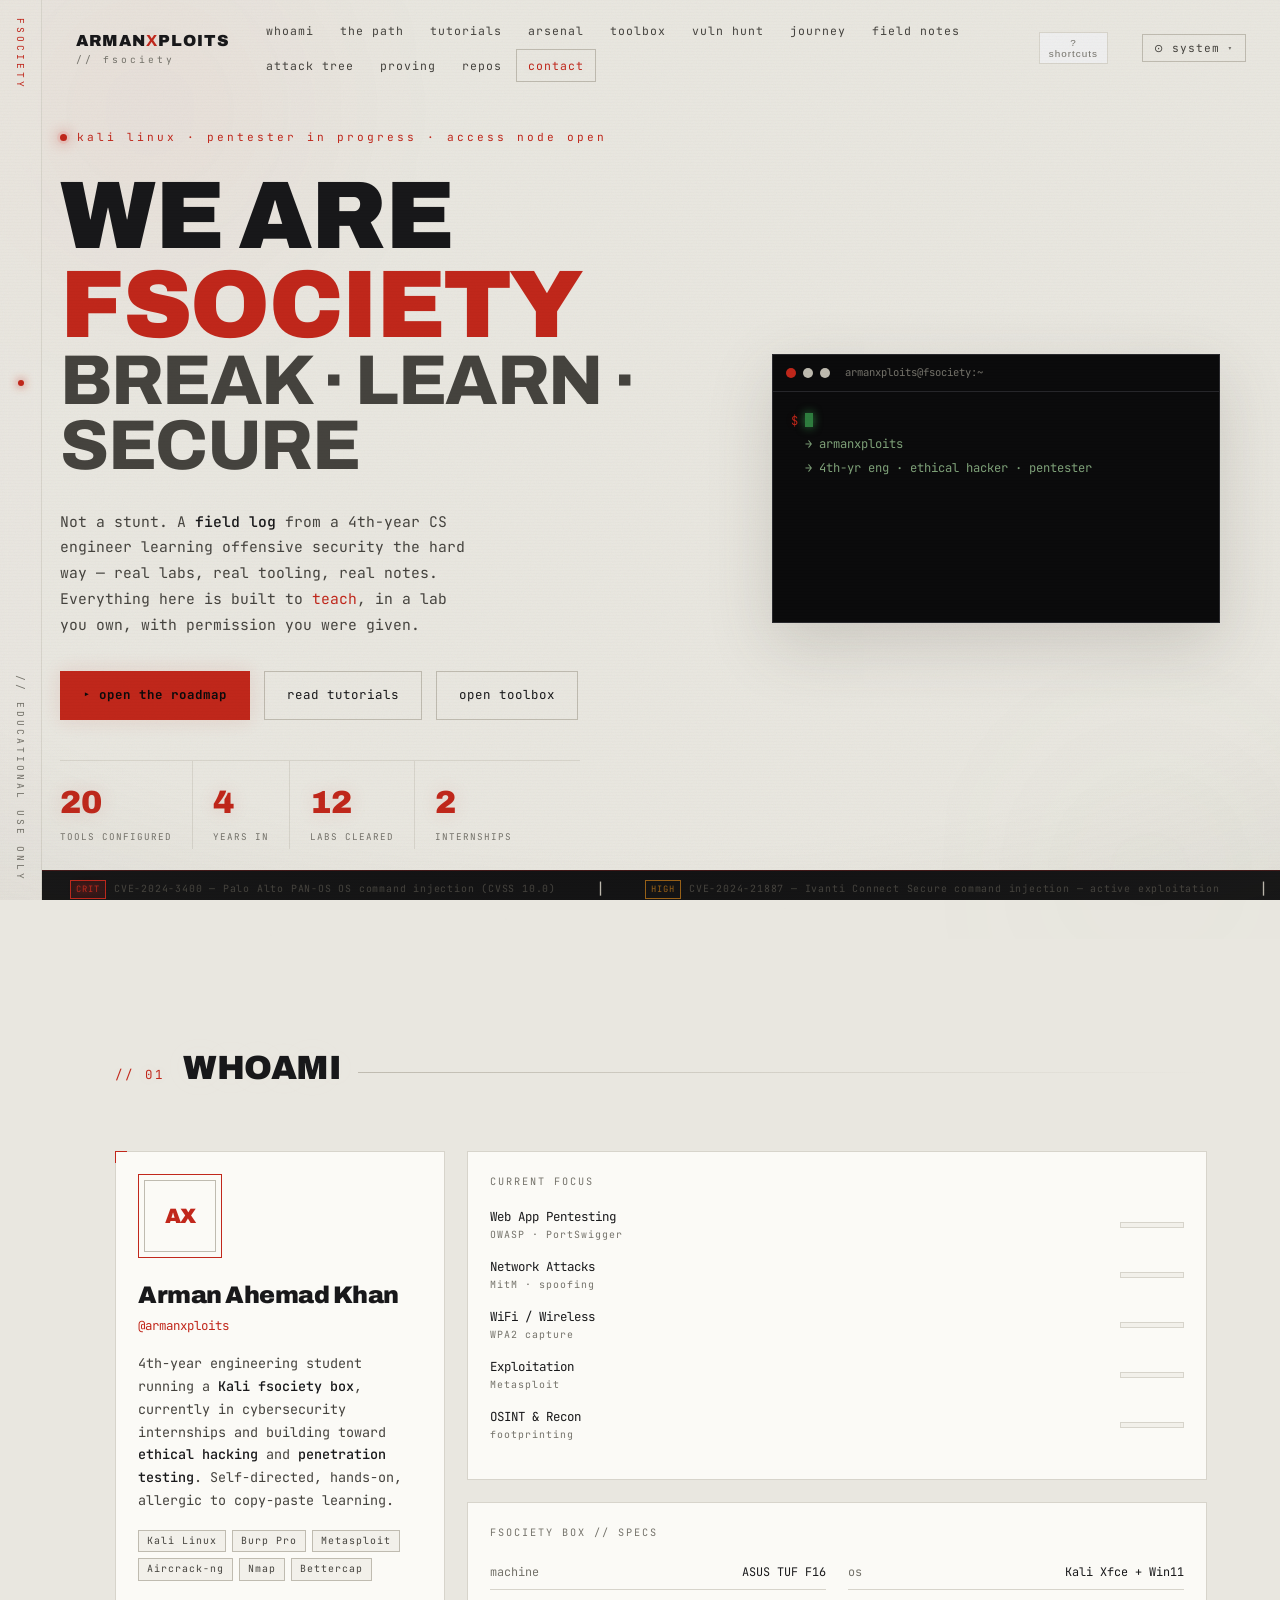
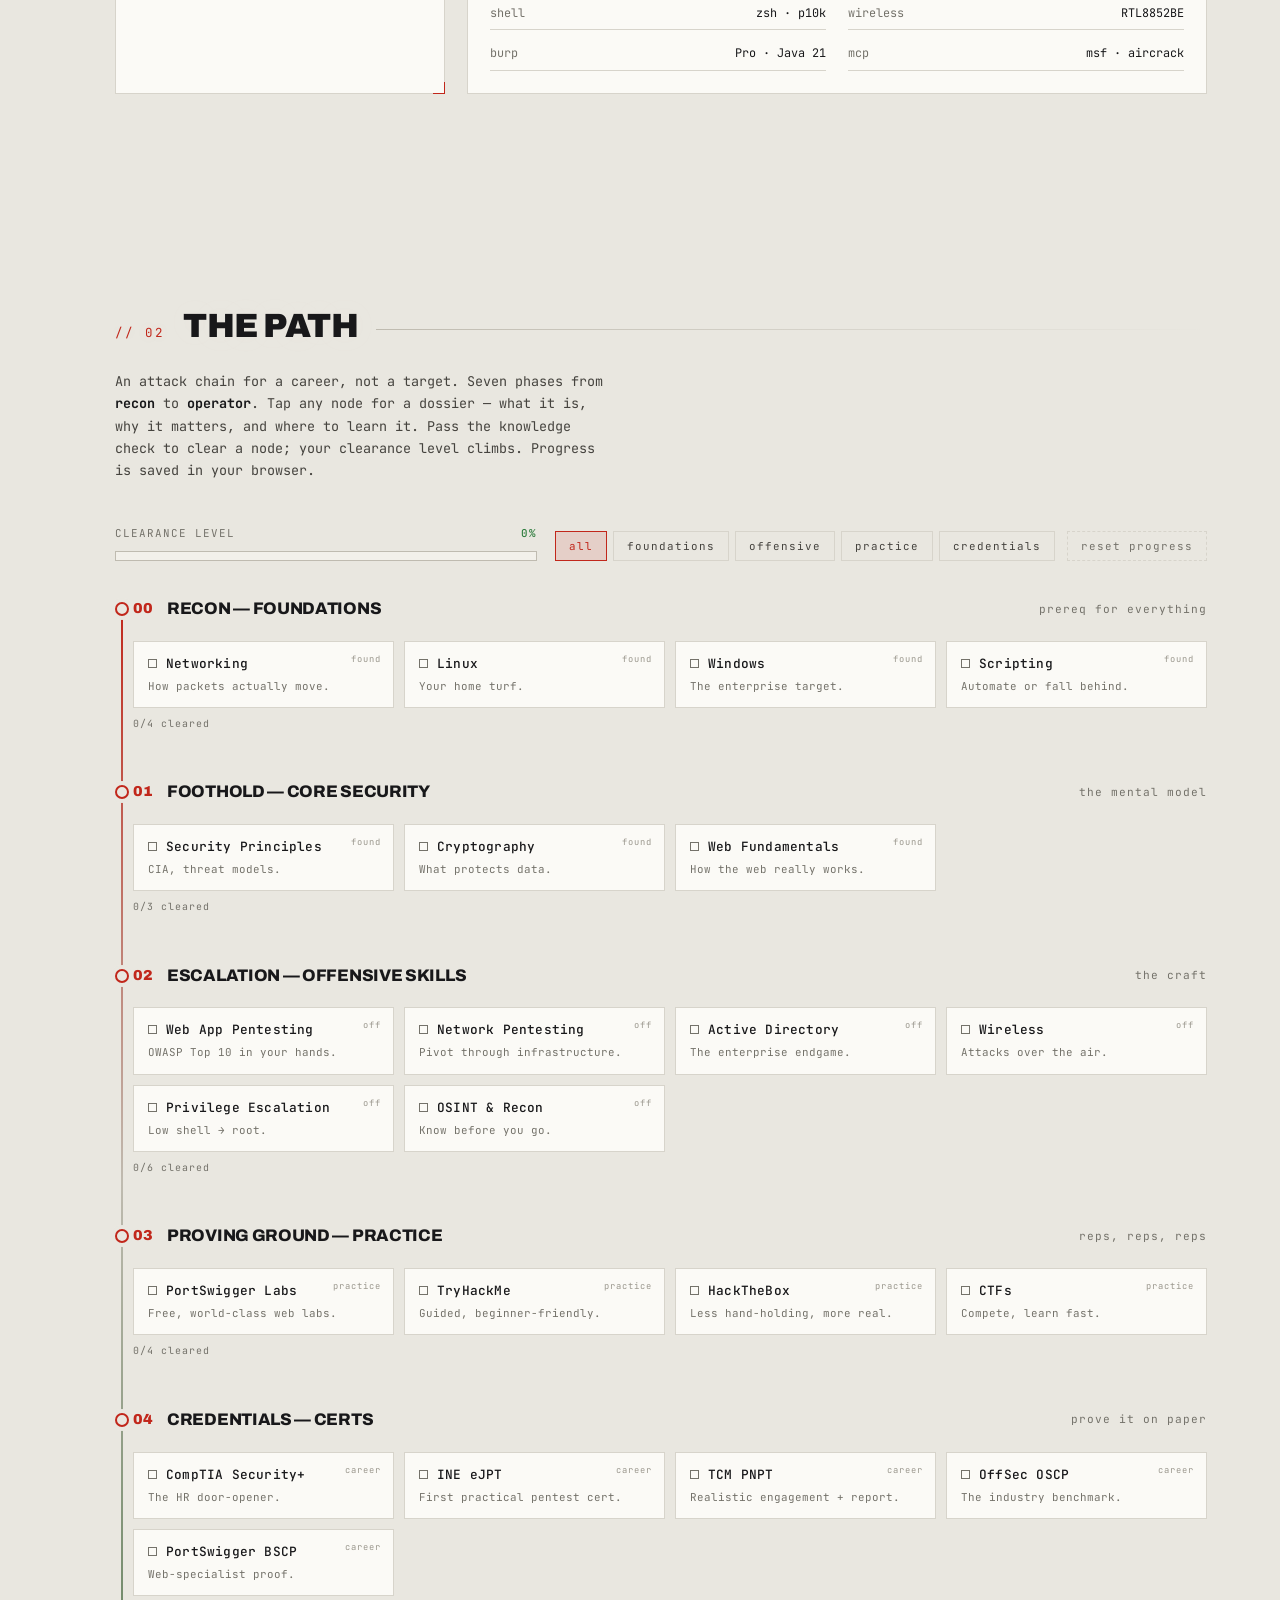
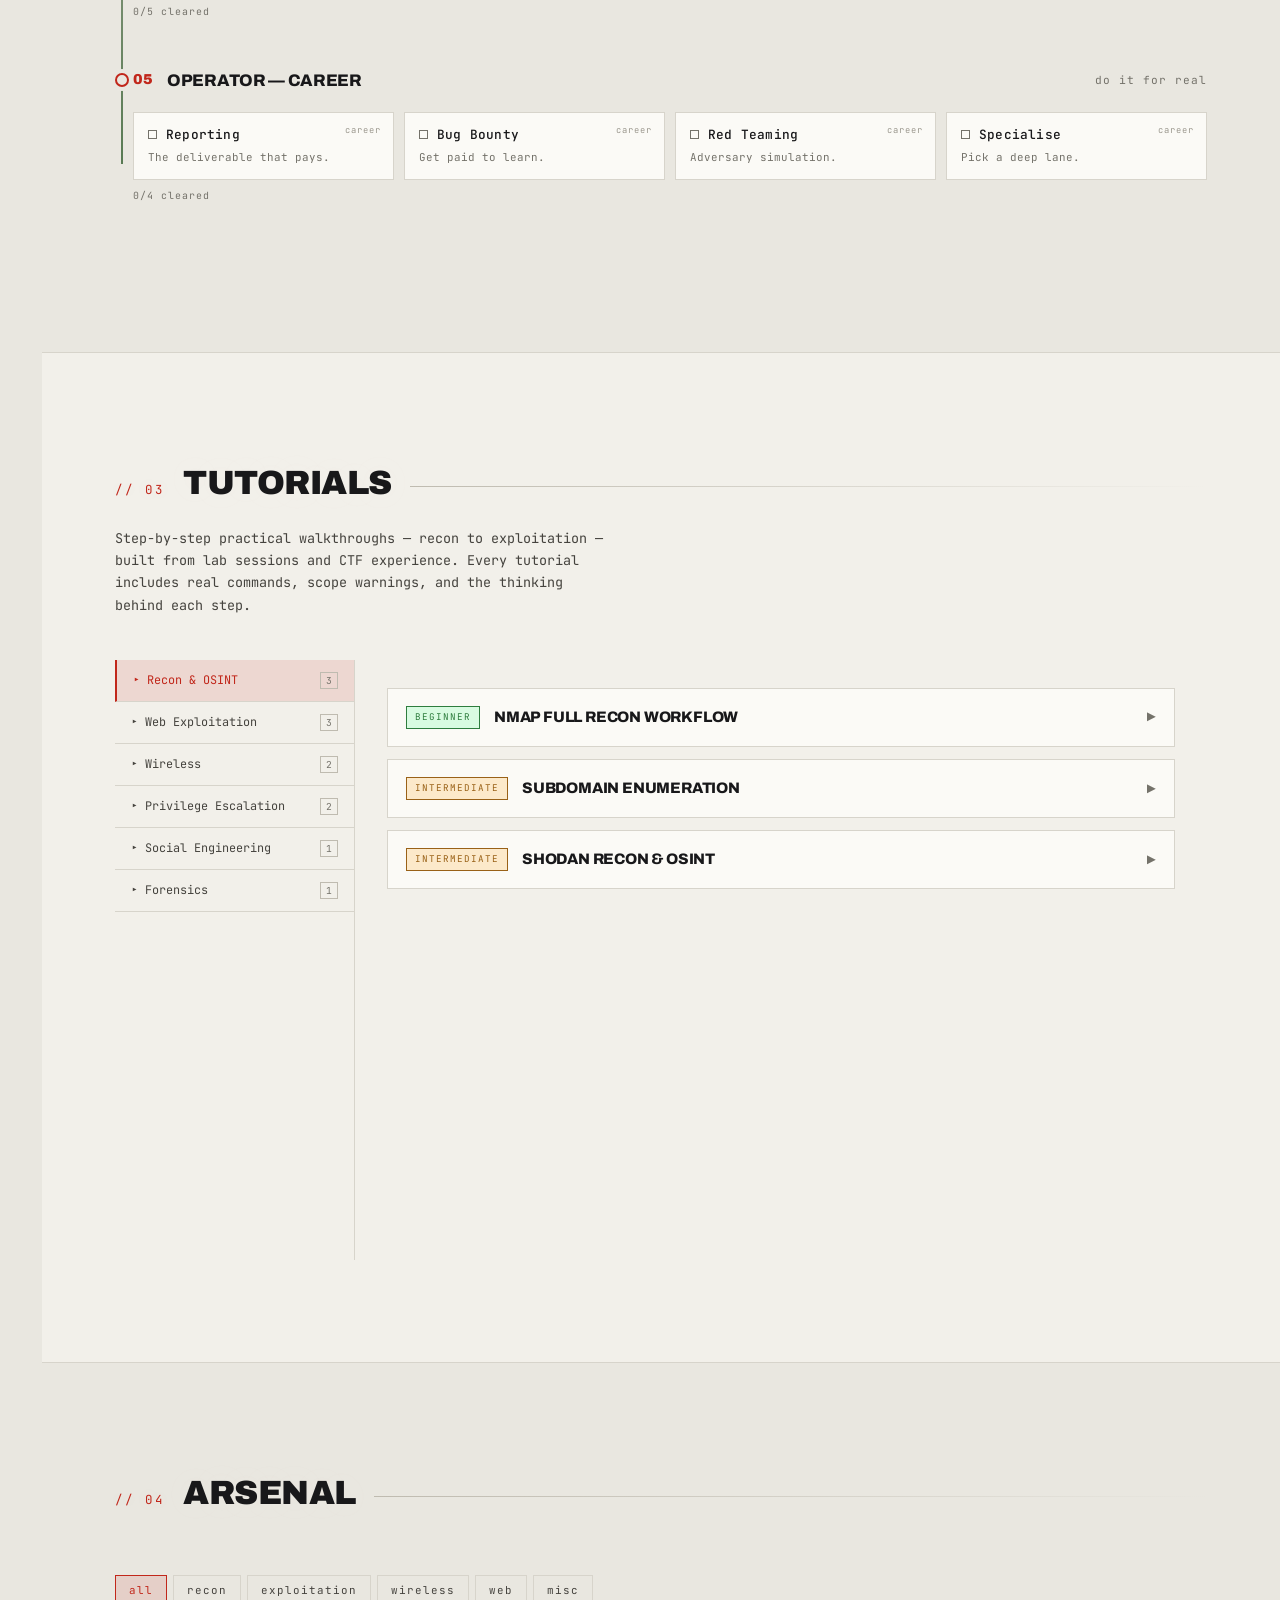
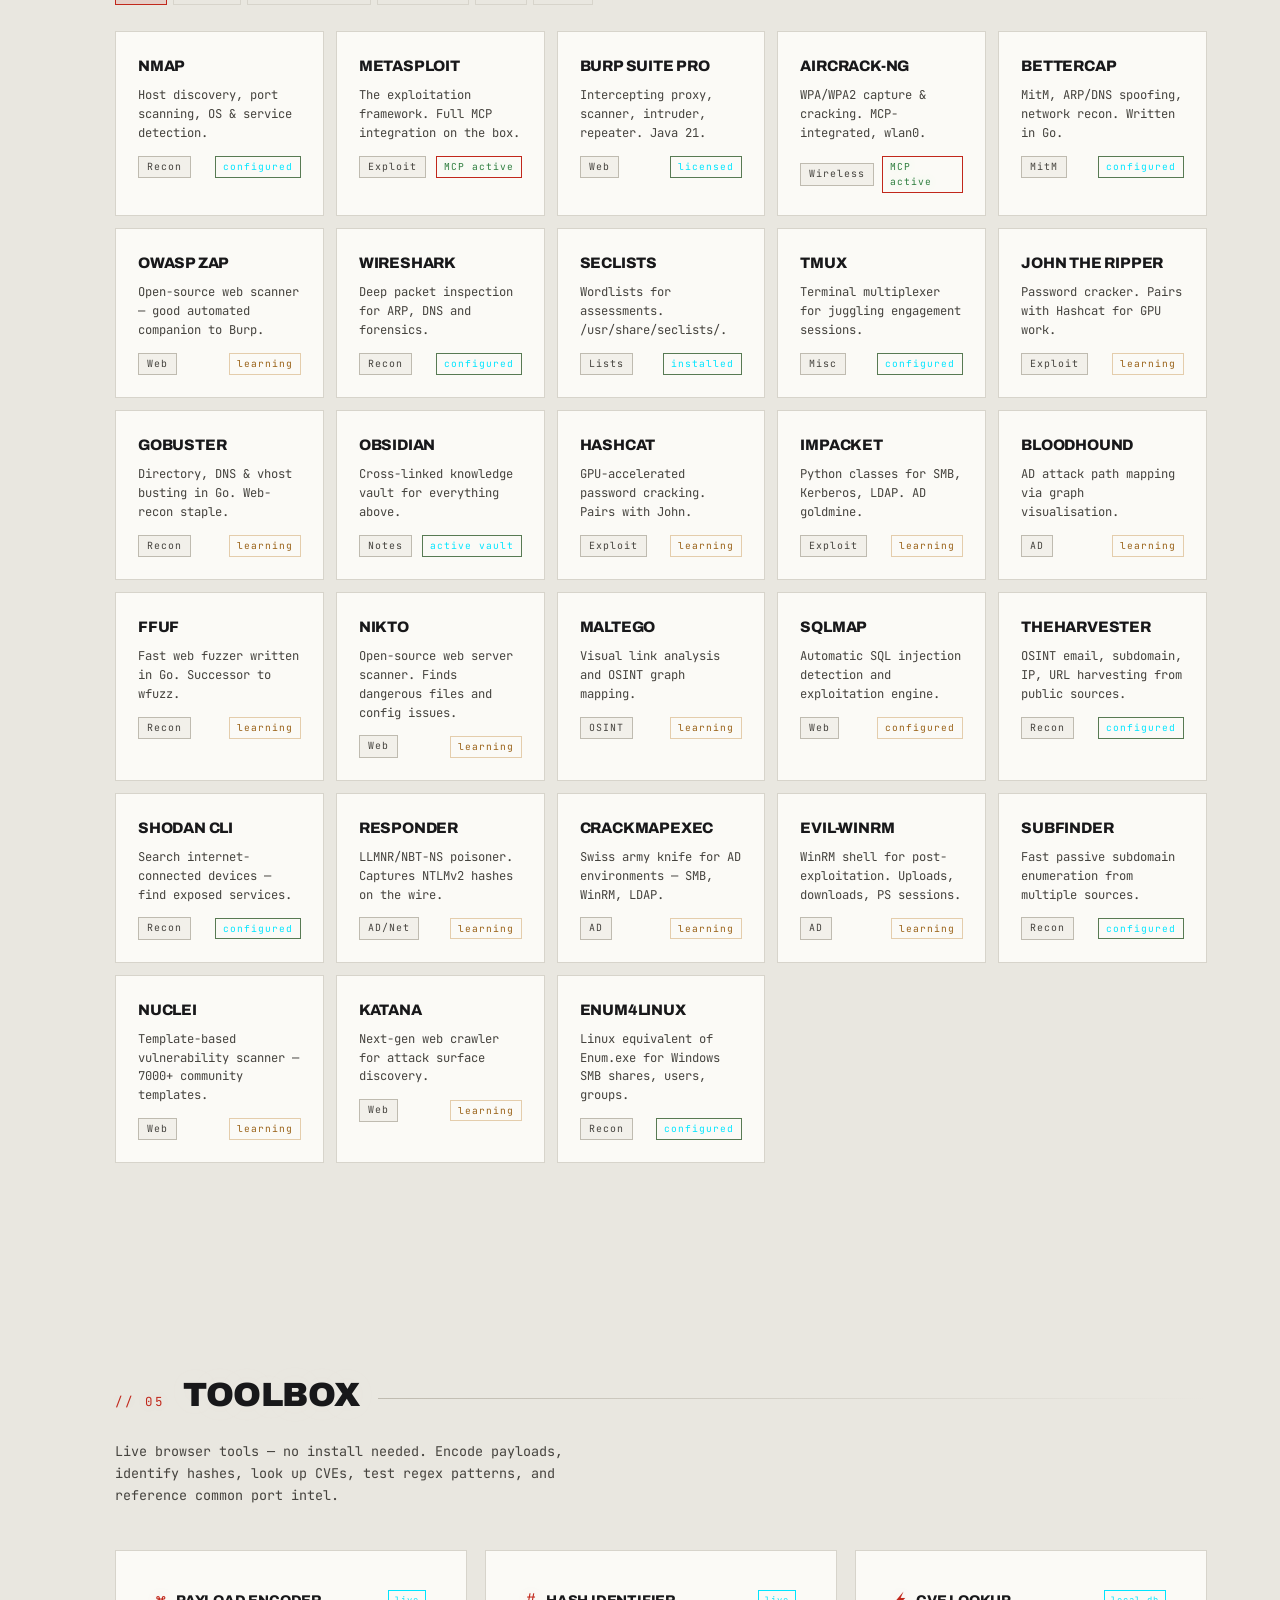
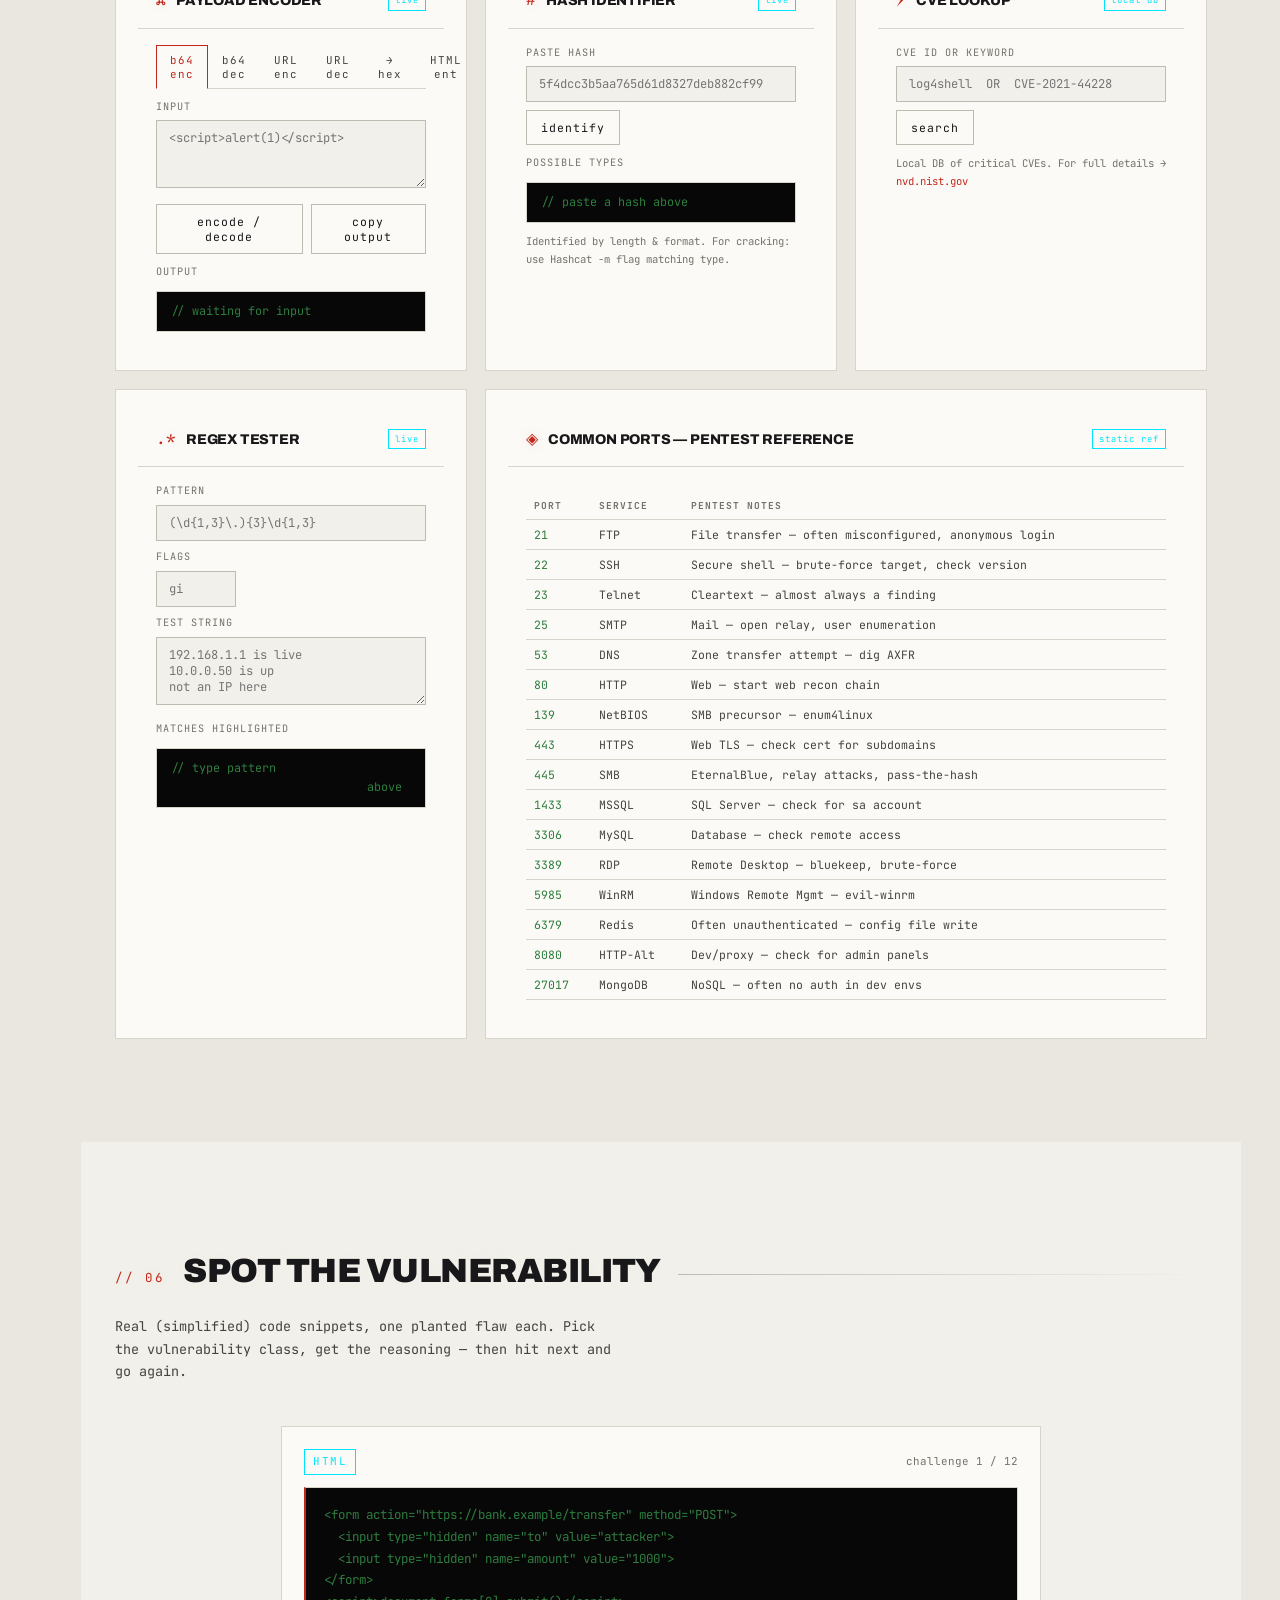
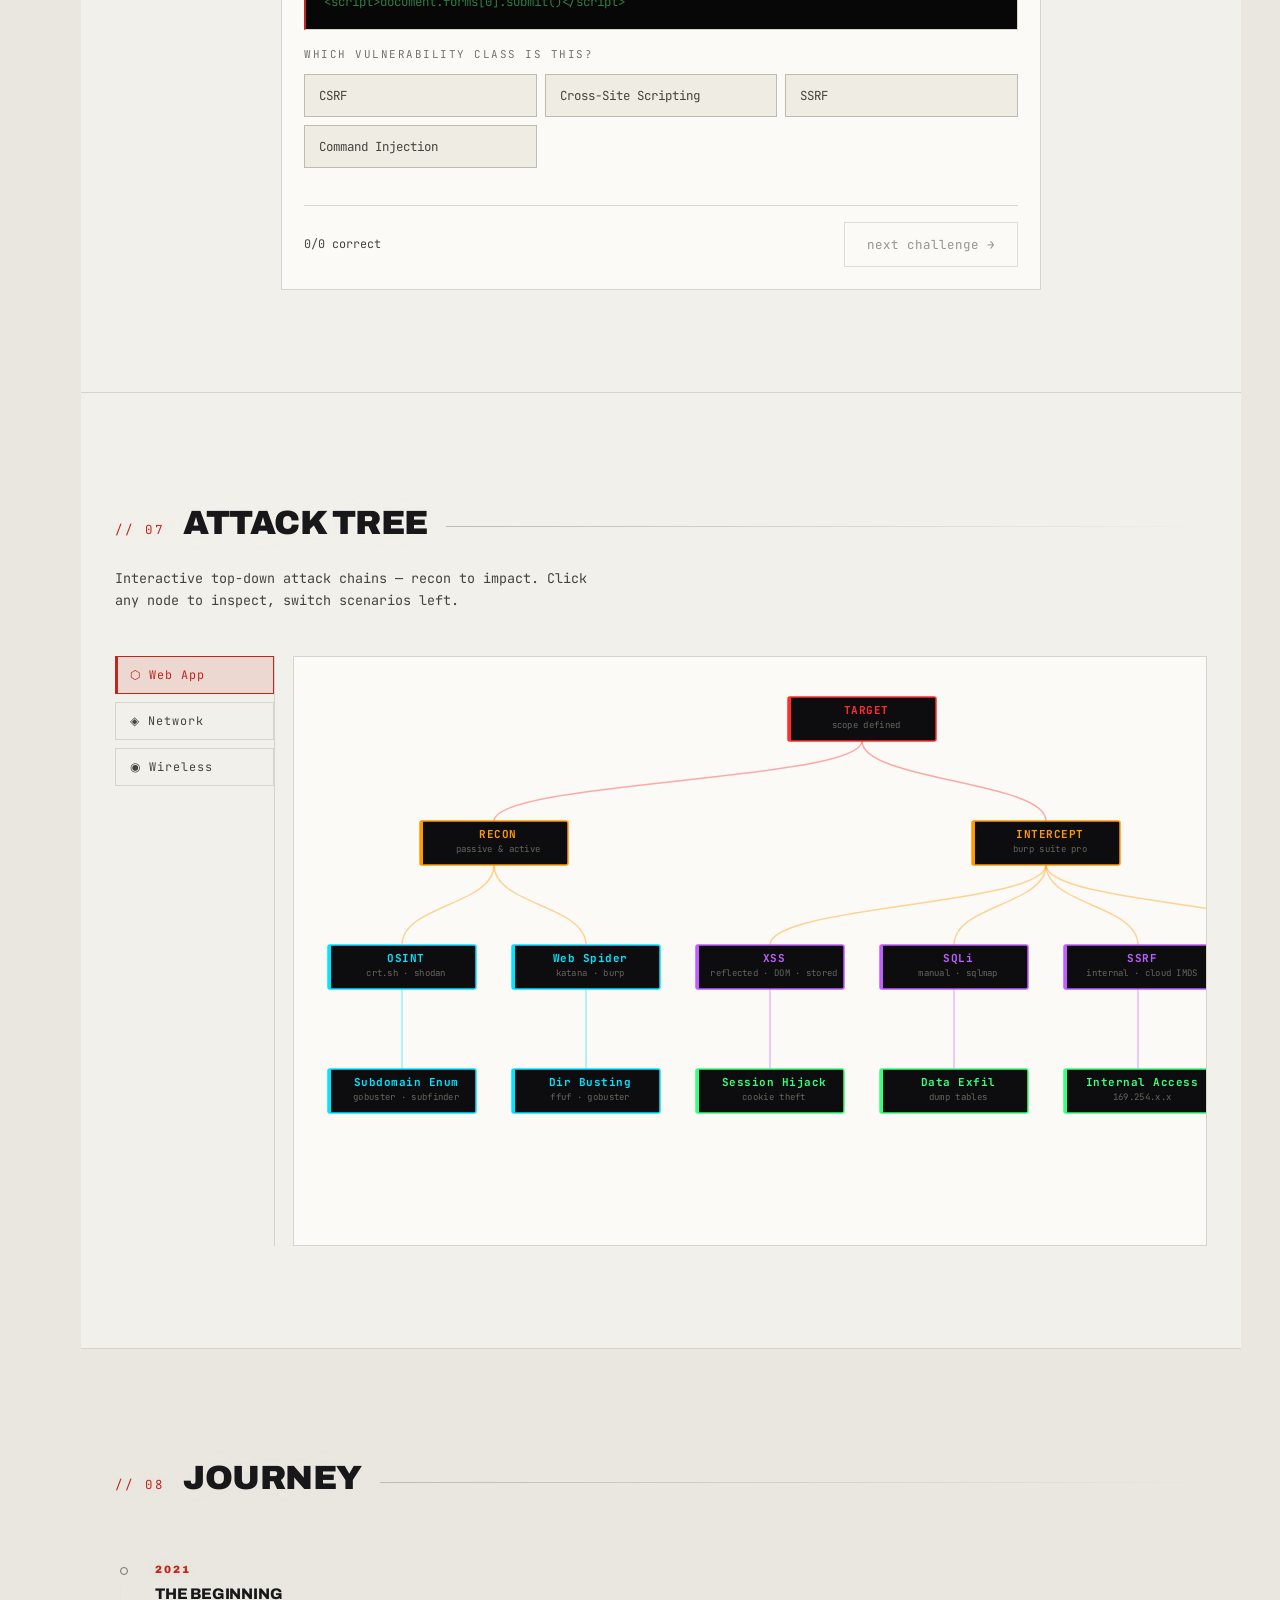
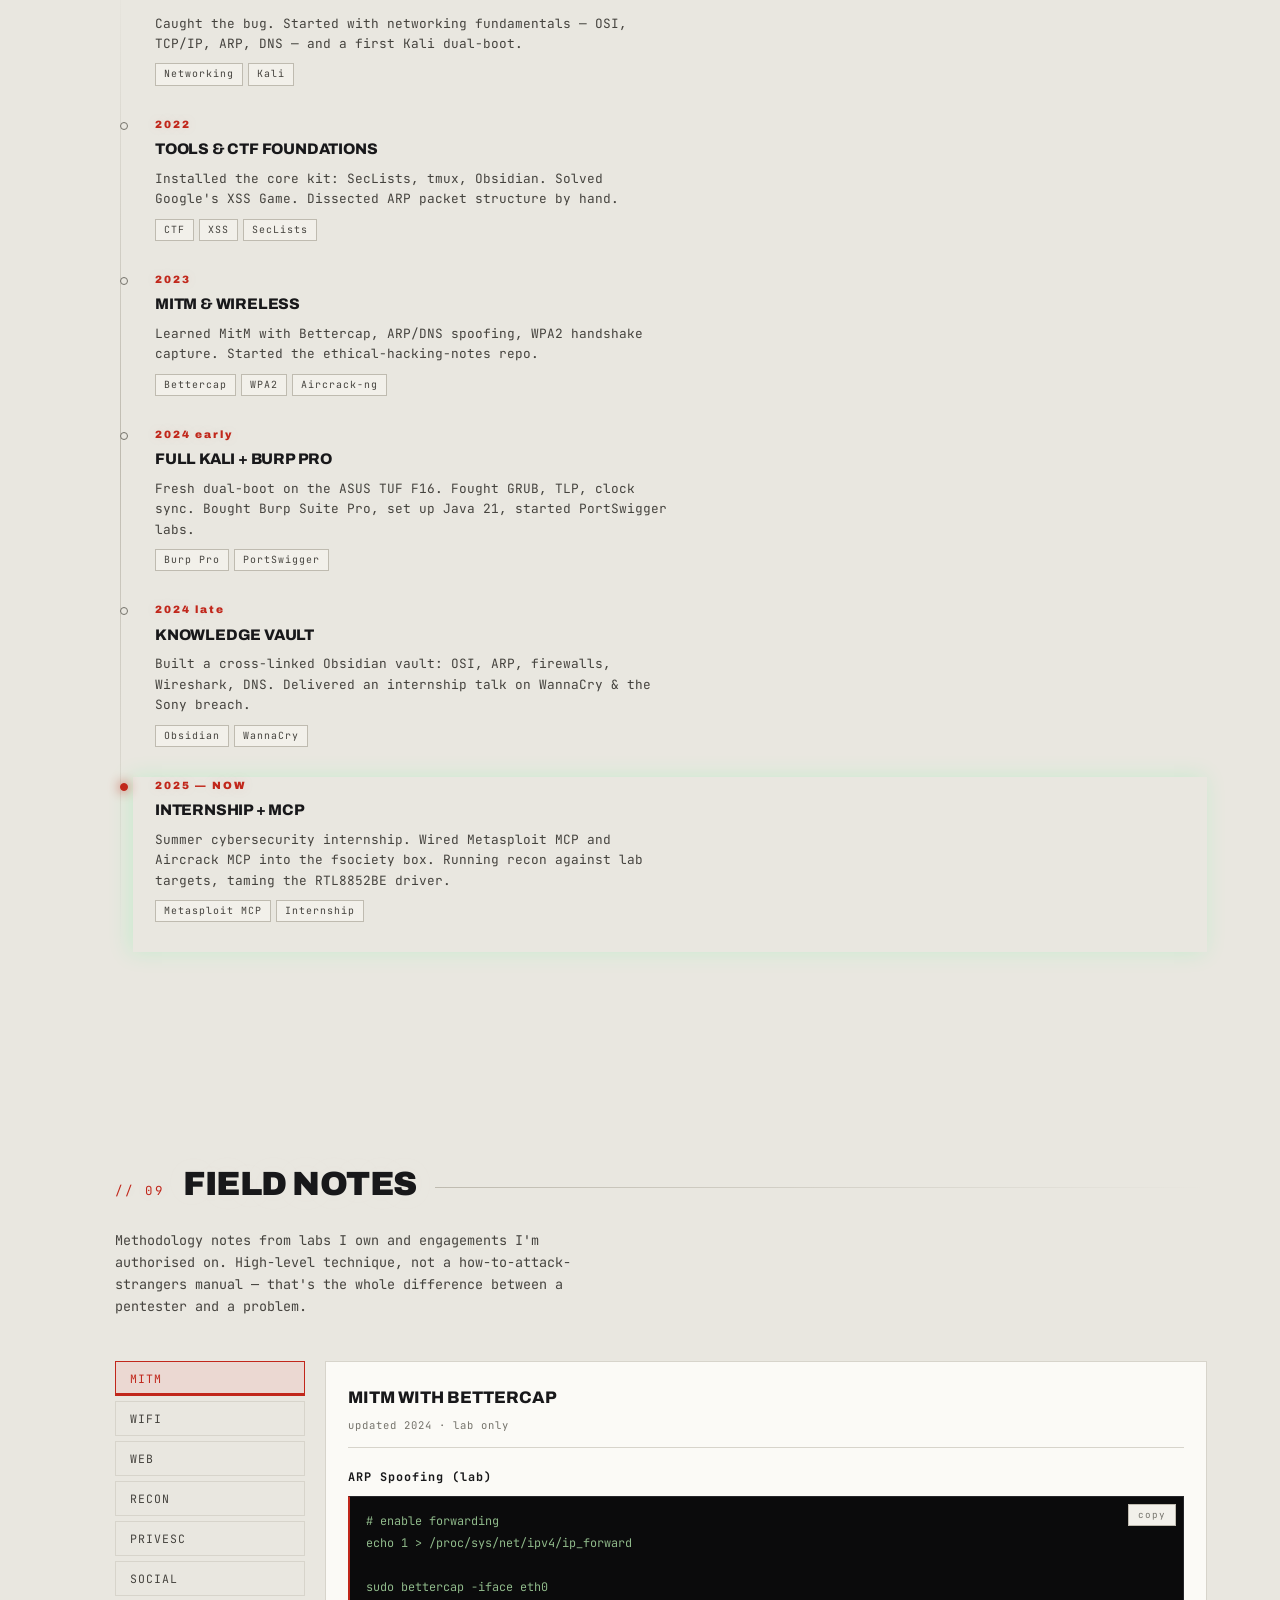
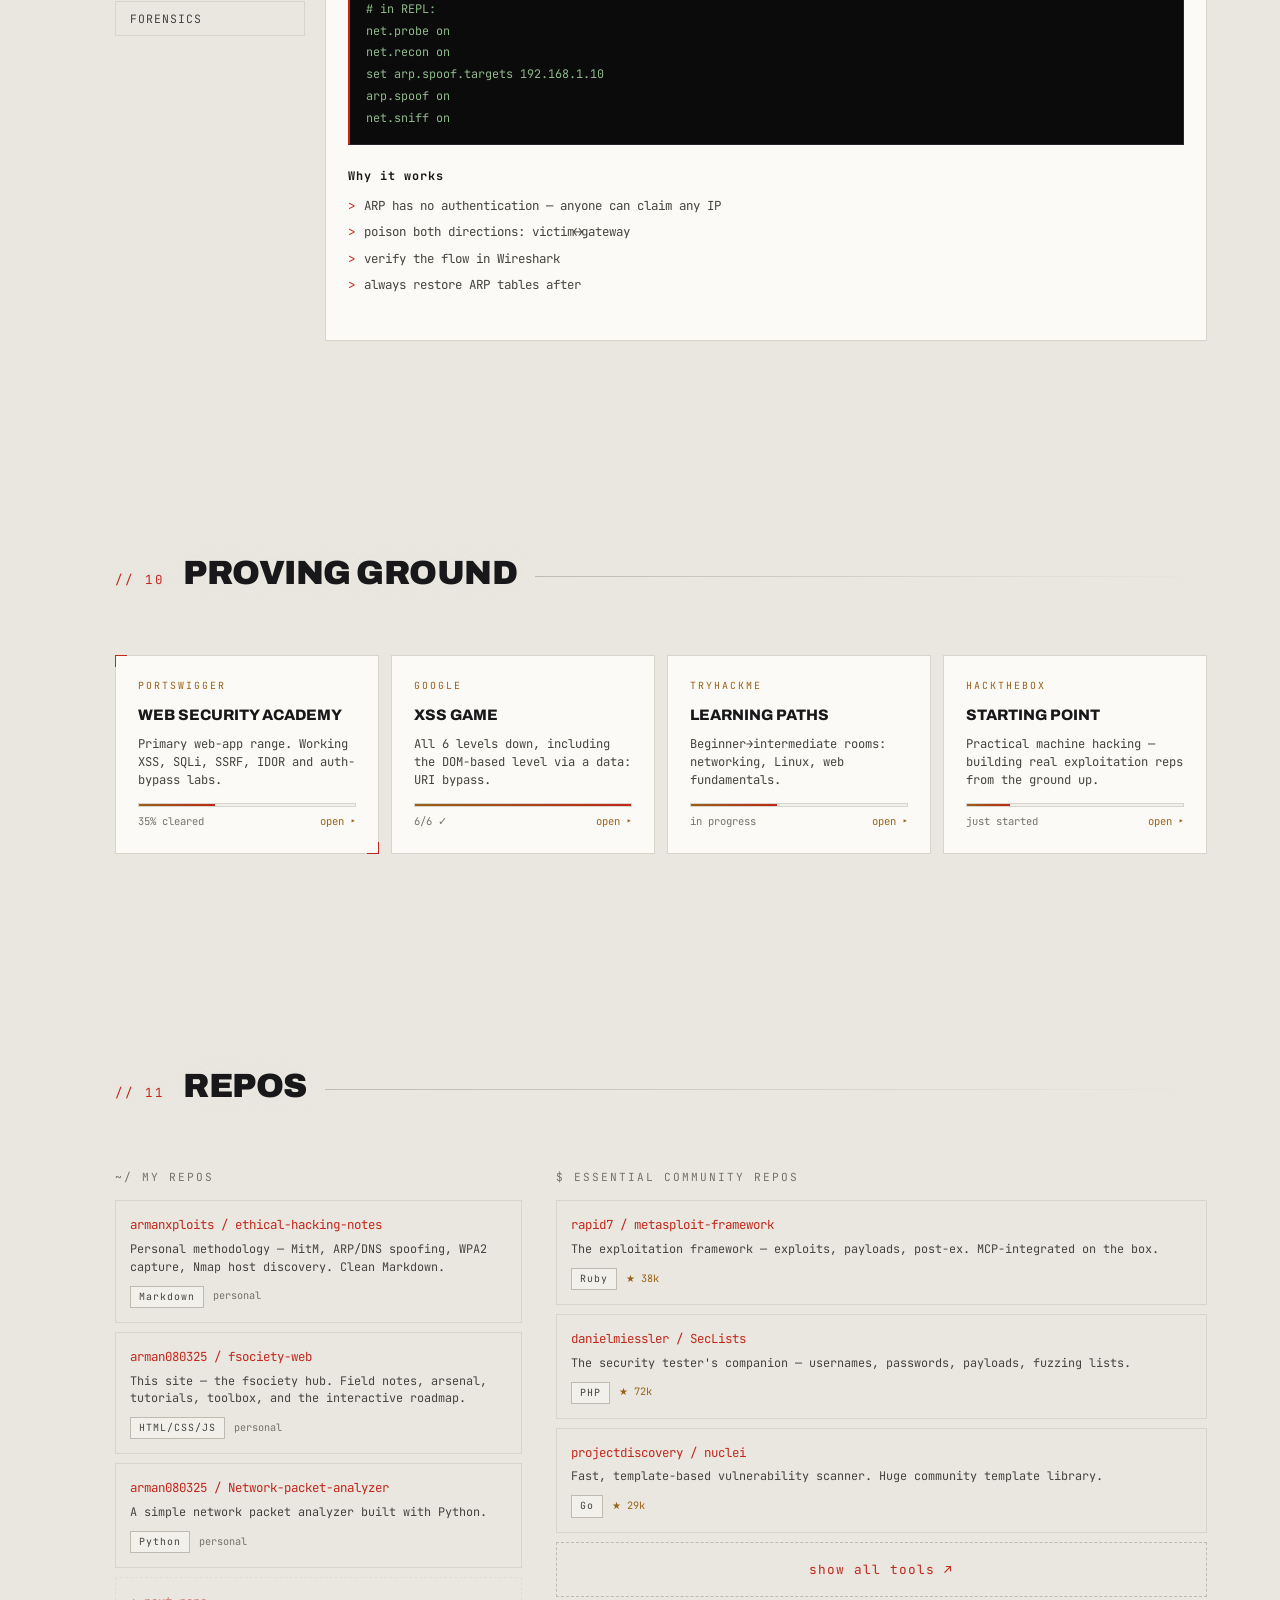
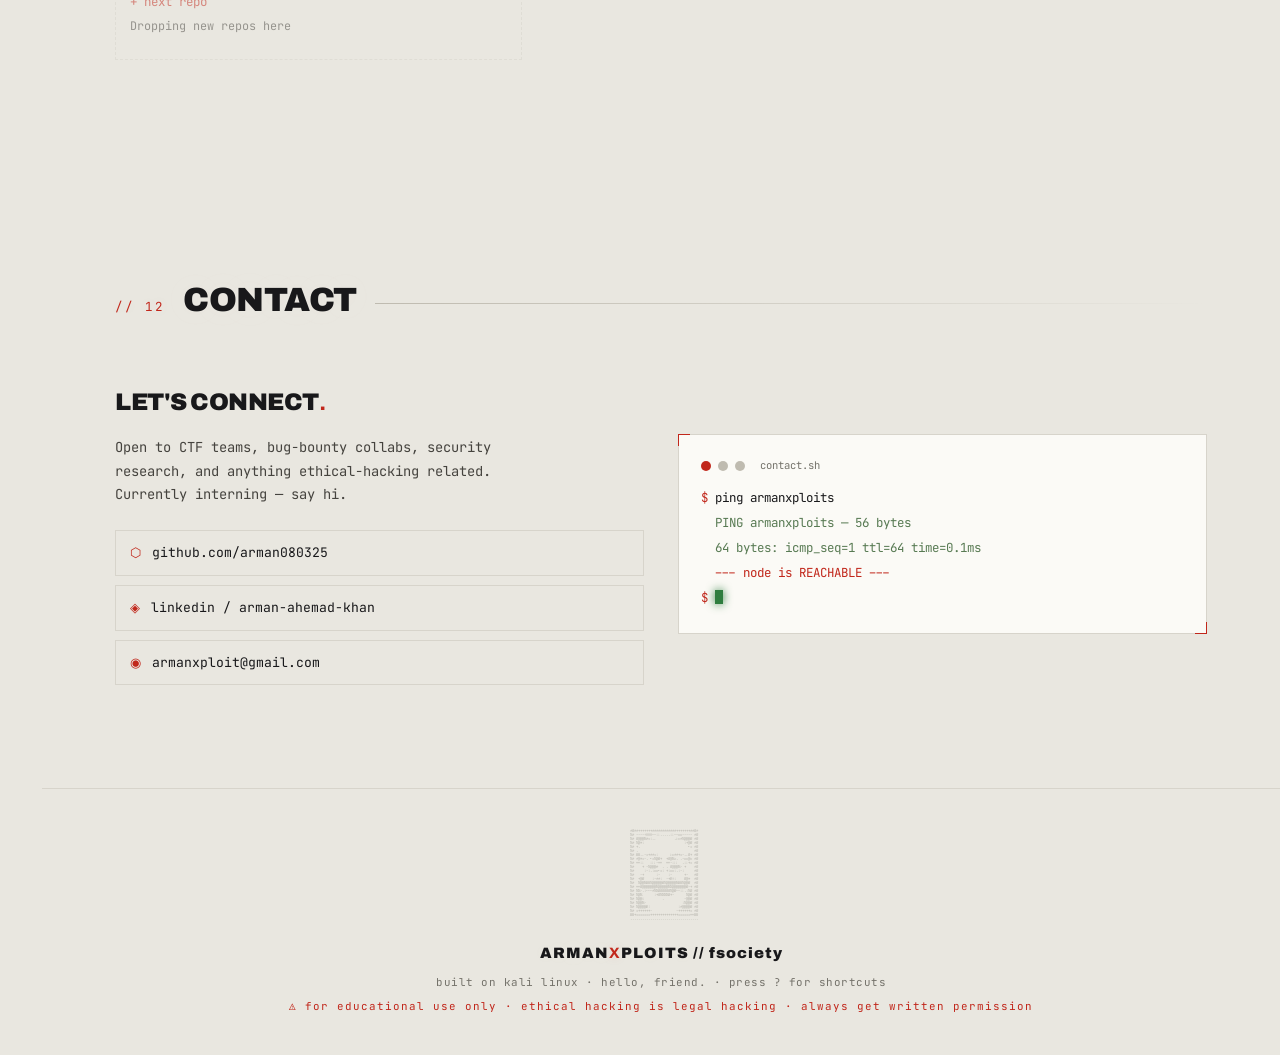
<file: index.html>
<!DOCTYPE html>
<html lang="en">

<head>
    <meta charset="UTF-8" />
    <meta name="viewport" content="width=device-width, initial-scale=1.0, viewport-fit=cover" />
    <title>fsociety // armanxploits</title>
    <link rel="icon" href="favicons/apple-touch-icon.png" sizes="32x32">
    <link rel="icon" type="image/svg+xml" href="favicons/favicon.svg">
    <link rel="icon" type="image/png" sizes="32x32" href="favicons/favicon-32x32.png">
    <link rel="icon" type="image/png" sizes="16x16" href="favicons/favicon-16x16.png">
    <link rel="apple-touch-icon" href="favicons/apple-touch-icon.png">
    <meta name="description"
        content="Real-world ethical hacking & cybersecurity field notes, arsenal, interactive roadmap, and live toolbox. Educational use only." />
    <link rel="preconnect" href="https://fonts.googleapis.com" />
    <link rel="preconnect" href="https://fonts.gstatic.com" crossorigin />
    <link
        href="https://fonts.googleapis.com/css2?family=Archivo:wght@400;600;800;900&family=JetBrains+Mono:wght@400;500;700&display=swap"
        rel="stylesheet" />
    <link rel="stylesheet" href="style.css" />
    <link rel="stylesheet" href="theme.css">
    <script>
        try {
            var _t = localStorage.getItem('fsoc_theme');
            // no saved pref OR explicitly "system" → follow the OS
            if (!_t || _t === 'system') {
                _t = matchMedia('(prefers-color-scheme: light)').matches ? 'light' : 'dark';
            }
            document.documentElement.dataset.theme = _t;
        } catch (e) { }
    </script>
</head>

<body>

    <div class="grain"></div>
    <div class="scan"></div>
    <div class="vign"></div>

    <!-- ======================================================
     BOOT OVERLAY
     ====================================================== -->
    <div id="boot">
        <div class="boot-box">
            <pre class="boot-art" id="bootArt">
    =##############################################=
    +@+::::::::::::::::::::::::::::::::::::::::::*@+
    +@= :++++++++++++=--:......::--=+++++++++++. +@+
    +@= -@@@@@@%*+-:.               .:=*%@@@@@@- +@+
    +@= -@@@#+:                          .=#@@@: +@+
    +@= -@#-                                -#@: +@+
    +@= -+                                    +: +@+
    +@=                                          +@+
    +@= :=:                                  .-. +@+
    +@= -@@= .-+**#%#*=.        .=*#%#**+-. =@%. +@+
    +@= :#@#:#+-. .=#@@%*=.  :=*%@@#=. .-+#:*@#. +@+
    +@= :#%#.        :+%@@*  *@@%+.        .#%*. +@+
    +@= -+: .+.  .-==-. --    -- .-==-.  :+  :+. +@+
    +@=     -#  +@@@@@@+  :  :  *@@@@@@=  #:     +@+
    +@=      ..=**++*#%=  *. +: +%#*++**-..      +@+
    +@=       ..      .::==  :+-:.      ..       +@+
    +@=    .=*         ==      :+         *=.    +@+
    +@=   -%@+        .+:      :*:        +@%-   +@+
    +@=  .%@@%-...:=*#%%@#-.:+%@@%#*=:...=%@@%   +@+
    +@=  :@@@@@@%@@@@@@@@@@%@@@@@@@@@@%%@@@@@%   +@+
    +@= --+@@@@@@@@@@@@@@@@@@@@@@@@@@@@@@@@@%:-: +@+
    +@= =@*-+*#%%%%%%%%##%%%%%%**%%@%%%%%#*+.+@- +@+
    +@= =@@*       .*%%###******#%@#:       *@@- +@+
    +@= =@@@=        :*%@@@@@@@@%*-        -@@@- +@+
    +@= =@@@*           .--==-:.           #@@@- +@+
    +@= =@@@%:                            :@@@@- +@+
    +@= =@@@@%-                          :%@@@@- +@+
    +@= =@@@@@@*.                      .+%@@@@@- +@+
    +@= =@@@@@@@@*:                  :*@@@@@@@@- +@+
    +@= :+=======+=:                :=+=======+. +@+
    *@*------------------------------------------#@+
    -++++++++++++++++++++++++++++++++++++++++++++++-
</pre>
            <div class="boot-line" id="bootLine"></div>
            <button class="boot-skip" id="bootSkip">[ skip ]</button>
        </div>
    </div>

    <!-- ======================================================
     KEYBOARD SHORTCUTS OVERLAY
     ====================================================== -->
    <div id="kbOverlay">
        <div class="kb-box">
            <h2>keyboard <b>shortcuts</b></h2>
            <div class="kb-grid" id="kbGrid"></div>
            <div class="kb-close">press ESC or click outside to close</div>
        </div>
    </div>

    <!-- ======================================================
     THREAT TICKER
     ====================================================== -->
    <div id="threatBar">
        <div class="ticker-track" id="tickerTrack"></div>
    </div>

    <!-- ======================================================
     LEFT RAIL
     ====================================================== -->
    <aside class="rail">
        <span class="rail-tick red">fsociety</span>
        <span class="rail-dot"></span>
        <span class="rail-tick">// educational use only</span>
    </aside>

    <!-- ======================================================
     NAV
     ====================================================== -->
    <nav id="nav">
        <div class="brand">ARMAN<b>X</b>PLOITS<span class="sub">// fsociety</span></div>
        <div class="nav-spread" id="navSpread">
            <a href="#whoami" data-s="whoami">whoami</a>
            <a href="#roadmap" data-s="roadmap">the path</a>
            <a href="#tutorials" data-s="tutorials">tutorials</a>
            <a href="#arsenal" data-s="arsenal">arsenal</a>
            <a href="#toolbox" data-s="toolbox">toolbox</a>
            <a href="#vulnhunt" data-s="vulnhunt">vuln hunt</a>
            <a href="#journey" data-s="journey">journey</a>
            <a href="#notes" data-s="notes">field notes</a>
            <a href="#attacktree" data-s="attacktree">attack tree</a>
            <a href="#proving" data-s="proving">proving</a>
            <a href="#repos" data-s="repos">repos</a>
            <a href="#contact" data-s="contact">contact</a>
            <button class="nav-kb-link" id="mobileKbBtn">⌨ shortcuts</button>
        </div>
        <button class="nav-kb-hint" id="kbBtn">? shortcuts</button>
        <div class="theme-select" id="themeSelect">
            <button class="theme-btn" id="themeBtn" aria-haspopup="listbox" aria-expanded="false">
                <span id="themeLabel">⊙ system</span>
                <span class="theme-caret">▾</span>
            </button>
            <ul class="theme-menu" id="themeMenu" role="listbox">
                <li role="option" data-val="dark"><span>☾</span> dark</li>
                <li role="option" data-val="light"><span>☀</span> light</li>
                <li role="option" data-val="system"><span>⊙</span> system</li>
            </ul>
        </div>
        <button class="nav-burger" id="burger" aria-label="menu">≡</button>
    </nav>

    <!-- ======================================================
     HERO
     ====================================================== -->
    <header id="hero">
        <div class="hero-bg">
            <canvas id="netcanvas"></canvas>
            <div class="hero-orb a"></div>
            <div class="hero-orb b"></div>
        </div>
        <div class="hero-wrap">
            <div class="hero-left">
                <div class="hero-eyebrow"><span class="live"></span> kali linux · pentester in progress · access node
                    open</div>
                <h1 class="hero-title">
                    <span class="l1">WE ARE</span>
                    <span class="l2">FSOCIETY</span>
                    <span class="l3">break · learn · secure</span>
                </h1>
                <p class="hero-man">
                    Not a stunt. A <b>field log</b> from a 4th-year CS engineer learning offensive security the hard way
                    — real labs, real tooling, real notes. Everything here is built to <span class="hl">teach</span>, in
                    a lab you own, with permission you were given.
                </p>
                <div class="hero-cta">
                    <a href="#roadmap" class="btn btn-main">▸ open the roadmap</a>
                    <a href="#tutorials" class="btn btn-ghost">read tutorials</a>
                    <a href="#toolbox" class="btn btn-ghost">open toolbox</a>
                </div>
                <div class="hero-stats">
                    <div class="hstat">
                        <div class="n" data-to="20">0</div>
                        <div class="k">tools configured</div>
                    </div>
                    <div class="hstat">
                        <div class="n" data-to="4">0</div>
                        <div class="k">years in</div>
                    </div>
                    <div class="hstat">
                        <div class="n" data-to="12">0</div>
                        <div class="k">labs cleared</div>
                    </div>
                    <div class="hstat">
                        <div class="n" data-to="2">0</div>
                        <div class="k">internships</div>
                    </div>
                </div>
            </div>
            <div class="hero-right">
                <div class="term">
                    <div class="term-bar"><i class="r"></i><i></i><i></i><span
                            class="ttl">armanxploits@fsociety:~</span></div>
                    <div class="term-body">
                        <div><span class="pr">$</span> <span class="cm" id="hcmd"></span><span
                                class="term-cursor"></span></div>
                        <div id="hout"></div>
                    </div>
                </div>
            </div>
        </div>
    </header>

    <main class="shell">

        <!-- ======================================================
     01 — WHOAMI
     ====================================================== -->
        <section id="whoami">
            <div class="shead rev"><span class="num">// 01</span>
                <h2>whoami</h2>
                <div class="rule"></div>
            </div>
            <div class="who">
                <div class="panel bracket id-card rev">
                    <div class="id-avatar">AX</div>
                    <div class="id-name">Arman Ahemad Khan</div>
                    <div class="id-handle">@armanxploits</div>
                    <p class="id-bio">4th-year engineering student running a <b>Kali fsociety box</b>, currently in
                        cybersecurity internships and building toward <b>ethical hacking</b> and <b>penetration
                            testing</b>. Self-directed, hands-on, allergic to copy-paste learning.</p>
                    <div class="id-tags">
                        <span class="tag">Kali Linux</span><span class="tag">Burp Pro</span><span
                            class="tag">Metasploit</span>
                        <span class="tag">Aircrack-ng</span><span class="tag">Nmap</span><span
                            class="tag">Bettercap</span>
                    </div>
                </div>
                <div class="who-right">
                    <div class="panel rev">
                        <div class="klabel">current focus</div>
                        <div class="skill-row">
                            <div class="sn">Web App Pentesting <small>OWASP · PortSwigger</small></div>
                            <div class="meter"><i style="--p:75%"></i></div>
                        </div>
                        <div class="skill-row">
                            <div class="sn">Network Attacks <small>MitM · spoofing</small></div>
                            <div class="meter"><i style="--p:70%"></i></div>
                        </div>
                        <div class="skill-row">
                            <div class="sn">WiFi / Wireless <small>WPA2 capture</small></div>
                            <div class="meter"><i style="--p:65%"></i></div>
                        </div>
                        <div class="skill-row">
                            <div class="sn">Exploitation <small>Metasploit</small></div>
                            <div class="meter"><i style="--p:60%"></i></div>
                        </div>
                        <div class="skill-row">
                            <div class="sn">OSINT &amp; Recon <small>footprinting</small></div>
                            <div class="meter"><i style="--p:68%"></i></div>
                        </div>
                    </div>
                    <div class="panel rev">
                        <div class="klabel">fsociety box // specs</div>
                        <div class="specs">
                            <div class="spec"><span class="k">machine</span><span class="v">ASUS TUF F16</span></div>
                            <div class="spec"><span class="k">os</span><span class="v">Kali Xfce + Win11</span></div>
                            <div class="spec"><span class="k">shell</span><span class="v">zsh · p10k</span></div>
                            <div class="spec"><span class="k">wireless</span><span class="v">RTL8852BE</span></div>
                            <div class="spec"><span class="k">burp</span><span class="v">Pro · Java 21</span></div>
                            <div class="spec"><span class="k">mcp</span><span class="v">msf · aircrack</span></div>
                        </div>
                    </div>
                </div>
            </div>
        </section>

        <!-- ======================================================
     02 — ROADMAP
     ====================================================== -->
        <section id="roadmap">
            <div class="shead rev"><span class="num">// 02</span>
                <h2>the path</h2>
                <div class="rule"></div>
            </div>
            <p class="sdesc rev">An attack chain for a career, not a target. Seven phases from <b
                    style="color:var(--bone)">recon</b> to <b style="color:var(--bone)">operator</b>. Tap any node for a
                dossier — what it is, why it matters, and where to learn it. Pass the knowledge check to clear a node;
                your clearance level climbs. Progress is saved in your browser.</p>

            <div class="rm-top rev">
                <div class="rm-clear">
                    <div class="lbl"><span>clearance level</span><b id="clearPct">0%</b></div>
                    <div class="rm-meter"><i id="clearBar"></i></div>
                </div>
                <div class="rm-filters" id="rmFilters">
                    <button class="fbtn on" data-track="all">all</button>
                    <button class="fbtn" data-track="found">foundations</button>
                    <button class="fbtn" data-track="off">offensive</button>
                    <button class="fbtn" data-track="practice">practice</button>
                    <button class="fbtn" data-track="career">credentials</button>
                    <button class="fbtn rm-reset" id="rmReset">reset progress</button>
                </div>
            </div>

            <div class="chain" id="chain"></div>
        </section>

        <!-- DOSSIER PANEL -->
        <div class="dossier-scrim" id="dosScrim"></div>
        <aside class="dossier" id="dossier" aria-hidden="true">
            <div class="dos-head">
                <div class="dos-kicker" id="dosKicker">phase</div>
                <div class="dos-title" id="dosTitle">—</div>
                <button class="dos-close" id="dosClose" aria-label="close">✕</button>
            </div>
            <div class="dos-body" id="dosBody"></div>
            <div class="dos-foot"><button class="clear-btn" id="dosClear">mark as cleared</button></div>
        </aside>

        <!-- ======================================================
     03 — TUTORIALS (NEW)
     ====================================================== -->
        <section id="tutorials">
            <div class="tut-container">
                <div class="shead rev"><span class="num">// 03</span>
                    <h2>tutorials</h2>
                    <div class="rule"></div>
                </div>
                <p class="sdesc rev">Step-by-step practical walkthroughs — recon to exploitation — built from lab
                    sessions and CTF experience. Every tutorial includes real commands, scope warnings, and the thinking
                    behind each step.</p>

                <div class="tut-grid rev">
                    <div class="tut-sidebar">
                        <div class="tut-cats">
                            <button class="tcat on" data-cat="recon">
                                ▸ Recon &amp; OSINT
                                <span class="tcat-count">2</span>
                            </button>
                            <button class="tcat" data-cat="webpwn">
                                ▸ Web Exploitation
                                <span class="tcat-count">2</span>
                            </button>
                            <button class="tcat" data-cat="wireless">
                                ▸ Wireless
                                <span class="tcat-count">1</span>
                            </button>
                            <button class="tcat" data-cat="privesc">
                                ▸ Privilege Escalation
                                <span class="tcat-count">2</span>
                            </button>
                            <button class="tcat" data-cat="social">
                                ▸ Social Engineering
                                <span class="tcat-count">1</span>
                            </button>
                            <button class="tcat" data-cat="forensics">
                                ▸ Forensics
                                <span class="tcat-count">1</span>
                            </button>
                        </div>
                    </div>
                    <div class="tut-content" id="tutContent"></div>
                </div>
            </div>
        </section>

        <!-- ======================================================
     04 — ARSENAL
     ====================================================== -->
        <section id="arsenal">
            <div class="shead rev"><span class="num">// 04</span>
                <h2>arsenal</h2>
                <div class="rule"></div>
            </div>
            <div class="afilter rev" id="afilter">
                <button class="fbtn on" data-f="all">all</button>
                <button class="fbtn" data-f="recon">recon</button>
                <button class="fbtn" data-f="exploit">exploitation</button>
                <button class="fbtn" data-f="wireless">wireless</button>
                <button class="fbtn" data-f="web">web</button>
                <button class="fbtn" data-f="misc">misc</button>
            </div>
            <div class="arsenal" id="arsenalGrid"></div>
        </section>

        <!-- ======================================================
     05 — TOOLBOX (NEW INTERACTIVE TOOLS)
     ====================================================== -->
        <section id="toolbox">
            <div class="shead rev"><span class="num">// 05</span>
                <h2>toolbox</h2>
                <div class="rule"></div>
            </div>
            <p class="sdesc rev">Live browser tools — no install needed. Encode payloads, identify hashes, look up CVEs,
                test regex patterns, and reference common port intel.</p>

            <div class="toolbox-grid">

                <!-- PAYLOAD ENCODER -->
                <div class="tbox panel rev">
                    <div class="tbox-head">
                        <span class="tbox-icon">⌘</span>
                        <h3>Payload Encoder</h3>
                        <span class="tbadge">live</span>
                    </div>
                    <div class="tbox-body">
                        <div class="enc-tabs">
                            <button class="enc-tab on" data-enc="b64">b64 enc</button>
                            <button class="enc-tab" data-enc="b64d">b64 dec</button>
                            <button class="enc-tab" data-enc="url">URL enc</button>
                            <button class="enc-tab" data-enc="urld">URL dec</button>
                            <button class="enc-tab" data-enc="hex">→ hex</button>
                            <button class="enc-tab" data-enc="html">HTML ent</button>
                        </div>
                        <label>input</label>
                        <textarea id="encInput" rows="3" placeholder="&lt;script&gt;alert(1)&lt;/script&gt;"></textarea>
                        <div class="tbox-row">
                            <button class="btn" id="encBtn">encode / decode</button>
                            <button class="btn" id="encCopy">copy output</button>
                        </div>
                        <label style="margin-top:10px">output</label>
                        <div class="tbox-out" id="encOut">// waiting for input</div>
                    </div>
                </div>

                <!-- HASH IDENTIFIER -->
                <div class="tbox panel rev">
                    <div class="tbox-head">
                        <span class="tbox-icon">#</span>
                        <h3>Hash Identifier</h3>
                        <span class="tbadge">live</span>
                    </div>
                    <div class="tbox-body">
                        <label>paste hash</label>
                        <input id="hashInput" type="text" placeholder="5f4dcc3b5aa765d61d8327deb882cf99" />
                        <div class="tbox-row">
                            <button class="btn" id="hashBtn">identify</button>
                        </div>
                        <label style="margin-top:10px">possible types</label>
                        <div class="tbox-out" id="hashOut">// paste a hash above</div>
                        <div style="margin-top:10px;font-size:.66rem;color:var(--ash)">Identified by length & format.
                            For cracking: use Hashcat -m flag matching type.</div>
                    </div>
                </div>

                <!-- CVE LOOKUP -->
                <div class="tbox panel rev">
                    <div class="tbox-head">
                        <span class="tbox-icon">⚡</span>
                        <h3>CVE Lookup</h3>
                        <span class="tbadge">local db</span>
                    </div>
                    <div class="tbox-body">
                        <label>CVE ID or keyword</label>
                        <input id="cveInput" type="text" placeholder="log4shell  OR  CVE-2021-44228" />
                        <div class="tbox-row">
                            <button class="btn" id="cveBtn">search</button>
                        </div>
                        <div id="cveOut"></div>
                        <div style="margin-top:10px;font-size:.66rem;color:var(--ash)">Local DB of critical CVEs. For
                            full details → <a href="https://nvd.nist.gov" target="_blank" rel="noopener"
                                style="color:var(--signal)">nvd.nist.gov</a></div>
                    </div>
                </div>

                <!-- REGEX TESTER -->
                <div class="tbox panel rev">
                    <div class="tbox-head">
                        <span class="tbox-icon">.*</span>
                        <h3>Regex Tester</h3>
                        <span class="tbadge">live</span>
                    </div>
                    <div class="tbox-body">
                        <label>pattern</label>
                        <input id="regPattern" type="text" placeholder="(\d{1,3}\.){3}\d{1,3}" />
                        <label style="margin-top:8px">flags</label>
                        <input id="regFlags" type="text" placeholder="gi" style="width:80px" />
                        <label style="margin-top:8px">test string</label>
                        <textarea id="regInput" rows="3"
                            placeholder="192.168.1.1 is live&#10;10.0.0.50 is up&#10;not an IP here"></textarea>
                        <label style="margin-top:8px">matches highlighted</label>
                        <div class="tbox-out" id="regOut" style="white-space:pre-wrap;min-height:60px">// type pattern
                            above</div>
                    </div>
                </div>

                <!-- PORT REFERENCE -->
                <div class="tbox panel rev tbox-wide">
                    <div class="tbox-head">
                        <span class="tbox-icon">◈</span>
                        <h3>Common Ports — Pentest Reference</h3>
                        <span class="tbadge">static ref</span>
                    </div>
                    <div class="tbox-body" id="portTable"></div>
                </div>

            </div>
        </section>

        <!-- ======================================================
     06 — SPOT THE VULNERABILITY (NEW)
     ====================================================== -->
        <section id="vulnhunt">
            <div class="shead rev"><span class="num">// 06</span>
                <h2>spot the vulnerability</h2>
                <div class="rule"></div>
            </div>
            <p class="sdesc rev">Real (simplified) code snippets, one planted flaw each. Pick the vulnerability
                class, get the reasoning — then hit next and go again.</p>

            <div class="vh-widget panel rev" id="vhWidget">
                <div class="vh-head">
                    <span class="vh-lang" id="vhLang">—</span>
                    <span class="vh-prog" id="vhProg">challenge 1 / 12</span>
                </div>
                <pre class="vh-code" id="vhCode">// loading…</pre>
                <div class="vh-label">which vulnerability class is this?</div>
                <div class="vh-opts" id="vhOpts"></div>
                <div class="vh-fb" id="vhFeedback"></div>
                <div class="vh-foot">
                    <span class="vh-score" id="vhScore">0/0 correct</span>
                    <button class="btn" id="vhNext" disabled>next challenge →</button>
                </div>
            </div>
        </section>

        <!-- ======================================================
     07 — ATTACK TREE
     ====================================================== -->
        <section id="attacktree">
            <div class="shead rev"><span class="num">// 07</span>
                <h2>attack tree</h2>
                <div class="rule"></div>
            </div>
            <p class="sdesc rev">Interactive top-down attack chains — recon to impact. Click any node to inspect, switch
                scenarios left.</p>
            <div class="atree-wrap rev">
                <div class="atree-sidebar">
                    <button class="atree-btn on" data-tree="webapp">&#x2B21; Web App</button>
                    <button class="atree-btn" data-tree="network">&#x25C8; Network</button>
                    <button class="atree-btn" data-tree="wireless">&#x25C9; Wireless</button>
                </div>
                <div class="atree-main">
                    <svg id="atreeSvg"></svg>
                </div>
            </div>
        </section>

        <!-- ======================================================
     08 — JOURNEY
     ====================================================== -->
        <section id="journey">
            <div class="shead rev"><span class="num">// 08</span>
                <h2>journey</h2>
                <div class="rule"></div>
            </div>
            <div class="jlist">
                <div class="jrow rev">
                    <div class="jdate">2021</div>
                    <h3>The Beginning</h3>
                    <p>Caught the bug. Started with networking fundamentals — OSI, TCP/IP, ARP, DNS — and a first Kali
                        dual-boot.</p>
                    <div class="jtags"><span class="tag">Networking</span><span class="tag">Kali</span></div>
                </div>
                <div class="jrow rev">
                    <div class="jdate">2022</div>
                    <h3>Tools &amp; CTF Foundations</h3>
                    <p>Installed the core kit: SecLists, tmux, Obsidian. Solved Google's XSS Game. Dissected ARP packet
                        structure by hand.</p>
                    <div class="jtags"><span class="tag">CTF</span><span class="tag">XSS</span><span
                            class="tag">SecLists</span></div>
                </div>
                <div class="jrow rev">
                    <div class="jdate">2023</div>
                    <h3>MitM &amp; Wireless</h3>
                    <p>Learned MitM with Bettercap, ARP/DNS spoofing, WPA2 handshake capture. Started the
                        ethical-hacking-notes repo.</p>
                    <div class="jtags"><span class="tag">Bettercap</span><span class="tag">WPA2</span><span
                            class="tag">Aircrack-ng</span></div>
                </div>
                <div class="jrow rev">
                    <div class="jdate">2024 early</div>
                    <h3>Full Kali + Burp Pro</h3>
                    <p>Fresh dual-boot on the ASUS TUF F16. Fought GRUB, TLP, clock sync. Bought Burp Suite Pro, set up
                        Java 21, started PortSwigger labs.</p>
                    <div class="jtags"><span class="tag">Burp Pro</span><span class="tag">PortSwigger</span></div>
                </div>
                <div class="jrow rev">
                    <div class="jdate">2024 late</div>
                    <h3>Knowledge Vault</h3>
                    <p>Built a cross-linked Obsidian vault: OSI, ARP, firewalls, Wireshark, DNS. Delivered an internship
                        talk on WannaCry &amp; the Sony breach.</p>
                    <div class="jtags"><span class="tag">Obsidian</span><span class="tag">WannaCry</span></div>
                </div>
                <div class="jrow now rev">
                    <div class="jdate">2025 — NOW</div>
                    <h3>Internship + MCP</h3>
                    <p>Summer cybersecurity internship. Wired Metasploit MCP and Aircrack MCP into the fsociety box.
                        Running recon against lab targets, taming the RTL8852BE driver.</p>
                    <div class="jtags"><span class="tag">Metasploit MCP</span><span class="tag">Internship</span></div>
                </div>
            </div>
        </section>

        <!-- ======================================================
     09 — FIELD NOTES
     ====================================================== -->
        <section id="notes">
            <div class="shead rev"><span class="num">// 09</span>
                <h2>field notes</h2>
                <div class="rule"></div>
            </div>
            <p class="sdesc rev">Methodology notes from labs I own and engagements I'm authorised on. High-level
                technique, not a how-to-attack-strangers manual — that's the whole difference between a pentester and a
                problem.</p>
            <div class="notewrap rev">
                <div class="notenav" id="notenav">
                    <button class="ntab on" data-n="mitm">MitM</button>
                    <button class="ntab" data-n="wifi">WiFi</button>
                    <button class="ntab" data-n="web">Web</button>
                    <button class="ntab" data-n="recon">Recon</button>
                    <button class="ntab" data-n="privesc">PrivEsc</button>
                </div>
                <div class="panel notebody" id="notebody"></div>
            </div>
        </section>

        <!-- ======================================================
     10 — PROVING GROUND
     ====================================================== -->
        <section id="proving">
            <div class="shead rev"><span class="num">// 10</span>
                <h2>proving ground</h2>
                <div class="rule"></div>
            </div>
            <div class="ctf">
                <div class="panel bracket ctf-card rev">
                    <div class="plat">PortSwigger</div>
                    <h3>Web Security Academy</h3>
                    <p>Primary web-app range. Working XSS, SQLi, SSRF, IDOR and auth-bypass labs.</p>
                    <div class="ctf-bar"><i style="--p:35%"></i></div>
                    <div class="cmeta"><span>35% cleared</span><a class="clink"
                            href="https://portswigger.net/web-security" target="_blank" rel="noopener">open ▸</a></div>
                </div>
                <div class="panel ctf-card rev">
                    <div class="plat">Google</div>
                    <h3>XSS Game</h3>
                    <p>All 6 levels down, including the DOM-based level via a data: URI bypass.</p>
                    <div class="ctf-bar"><i style="--p:100%"></i></div>
                    <div class="cmeta"><span>6/6 ✓</span><a class="clink" href="https://xss-game.appspot.com"
                            target="_blank" rel="noopener">open ▸</a></div>
                </div>
                <div class="panel ctf-card rev">
                    <div class="plat">TryHackMe</div>
                    <h3>Learning Paths</h3>
                    <p>Beginner→intermediate rooms: networking, Linux, web fundamentals.</p>
                    <div class="ctf-bar"><i style="--p:40%"></i></div>
                    <div class="cmeta"><span>in progress</span><a class="clink" href="https://tryhackme.com"
                            target="_blank" rel="noopener">open ▸</a></div>
                </div>
                <div class="panel ctf-card rev">
                    <div class="plat">HackTheBox</div>
                    <h3>Starting Point</h3>
                    <p>Practical machine hacking — building real exploitation reps from the ground up.</p>
                    <div class="ctf-bar"><i style="--p:20%"></i></div>
                    <div class="cmeta"><span>just started</span><a class="clink" href="https://hackthebox.com"
                            target="_blank" rel="noopener">open ▸</a></div>
                </div>
            </div>
        </section>

        <!-- ======================================================
     11 — REPOS
     ====================================================== -->
        <section id="repos">
            <div class="shead rev"><span class="num">// 11</span>
                <h2>repos</h2>
                <div class="rule"></div>
            </div>
            <div class="repos">
                <div class="repocol rev">
                    <div class="ctitle">~/ my repos</div>
                    <a class="repo" href="https://github.com/armanxploits/ethical-hacking-notes" target="_blank"
                        rel="noopener">
                        <div class="rname">armanxploits / ethical-hacking-notes</div>
                        <div class="rdesc">Personal methodology — MitM, ARP/DNS spoofing, WPA2 capture, Nmap host
                            discovery. Clean Markdown.</div>
                        <div class="rmeta"><span class="tag">Markdown</span><span>personal</span></div>
                    </a>
                    <a class="repo" href="https://github.com/arman080325/fsociety-web" target="_blank" rel="noopener">
                        <div class="rname">arman080325 / fsociety-web</div>
                        <div class="rdesc">This site — the fsociety hub. Field notes, arsenal, tutorials, toolbox, and
                            the interactive roadmap.</div>
                        <div class="rmeta"><span class="tag">HTML/CSS/JS</span><span>personal</span></div>
                    </a>
                    <a class="repo" href="https://github.com/arman080325/Network-packet-analyzer.git" target="_blank"
                        rel="noopener">
                        <div class="rname">arman080325 / Network-packet-analyzer</div>
                        <div class="rdesc">A simple network packet analyzer built with Python.</div>
                        <div class="rmeta"><span class="tag">Python</span><span>personal</span></div>
                    </a>
                    <div class="repo add">
                        <div class="rname">+ next repo</div>
                        <div class="rdesc">Dropping new repos here</div>
                    </div>
                </div>
                <div class="repocol rev">
                    <div class="ctitle">$ essential community repos</div>
                    <div id="commRepos"></div>
                    <a class="repo repo-showmore" href="repos.html" target="_blank">show all tools ↗</a>
                </div>
            </div>
        </section>

        <!-- ======================================================
     12 — CONTACT
     ====================================================== -->
        <section id="contact">
            <div class="shead rev"><span class="num">// 12</span>
                <h2>contact</h2>
                <div class="rule"></div>
            </div>
            <div class="contact">
                <div class="rev">
                    <h3>let's connect<b>.</b></h3>
                    <p>Open to CTF teams, bug-bounty collabs, security research, and anything ethical-hacking related.
                        Currently interning — say hi.</p>
                    <div class="clinks">
                        <a class="clink-row" href="https://github.com/arman080325" target="_blank" rel="noopener"><span
                                class="ci">⬡</span> github.com/arman080325</a>
                        <a class="clink-row" href="https://www.linkedin.com/in/arman-ahemad-khan" target="_blank"
                            rel="noopener"><span class="ci">◈</span> linkedin / arman-ahemad-khan</a>
                        <a class="clink-row" href="mailto:armanxploit@gmail.com"><span class="ci">◉</span>
                            armanxploit@gmail.com</a>
                    </div>
                </div>
                <div class="panel bracket rev">
                    <div class="term-bar" style="border:0;padding:0 0 12px"><i class="r"></i><i></i><i></i><span
                            class="ttl">contact.sh</span></div>
                    <div style="font-size:.78rem;line-height:2">
                        <div><span style="color:var(--signal)">$</span> ping armanxploits</div>
                        <div style="color:var(--phosphor-dim);padding-left:14px">PING armanxploits — 56 bytes</div>
                        <div style="color:var(--phosphor-dim);padding-left:14px">64 bytes: icmp_seq=1 ttl=64 time=0.1ms
                        </div>
                        <div style="color:var(--signal);padding-left:14px">--- node is REACHABLE ---</div>
                        <div><span style="color:var(--signal)">$</span> <span class="term-cursor"></span></div>
                    </div>
                </div>
            </div>
        </section>

    </main>

    <footer>
        <pre class="foot-mask">
   *#**+++++++************+++++++**#*
   %* -----===--::.....::--==----- *#
   %* #@@@%*=:..         .:=*%@@@# *#
   %* %@+:                    :+@# *#
   %* +.                        .= *#
   %* .                            *#
   %* ##..-=+**=:      :=**+=-..#+ *#
   %* *@+=-. .=%@#+  +#@%=. .-==@= *#
   %* ++::   :::-++  ++-:::  .::+= *#
   %*    + -%@@@*  . . #@@@%- +    *#
   %*     :-:.:==.=: +:==:.:-:     *#
   %*   -+      :-    :-      +-   *#
   %*  +@#    :-**:  -+#=:    #@+  *#
   %*  %@@%##%@@@@@#%@@@@@%##%@@#  *#
   %* ++#@@@@@@@%@@@@@%%@@@@@@@#-+ *#
   %* %%-.:---*%%######%@#--::.:%# *#
   %* %@%      :+#%%%%#+-      %@# *#
   %* %@@:         .          -@@# *#
   %* %@@%-                  :%@@# *#
   %* %@@@@#:              :*@@@@# *#
   %* =++++++-            -++++++= *#
   ##+=======++++++++++++++======++##
   ..................................
        </pre>
        <div class="fbrand">ARMAN<b>X</b>PLOITS // fsociety</div>
        <div class="fnote">built on kali linux · hello, friend. · press ? for shortcuts</div>
        <div class="fwarn">⚠ for educational use only · ethical hacking is legal hacking · always get written permission
        </div>
    </footer>

    <script src="repos-data.js"></script>
    <script src="script.js"></script>
</body>

</html>
</file>
<file: style.css>
/* ============================================================
   fsociety // armanxploits  —  cinematic revamp
   palette: void black · bone · signal red · sick phosphor
   ============================================================ */
*,
*::before,
*::after {
  box-sizing: border-box;
  margin: 0;
  padding: 0;
}

:root {
  --void: #0b0b0c;
  --void2: #0f0f11;
  --panel: #141416;
  --panel2: #1a1a1d;
  --line: #26262a;
  --line2: #34343a;

  --bone: #cfcabb;
  --bone-dim: #9a968b;
  --ash: #67655e;
  --ash2: #46443f;

  --signal: #d8392b;
  --signal-soft: #e85c50;
  --signal-glow: rgba(216, 57, 43, 0.16);
  --phosphor: #8fb98a;
  --phosphor-dim: #5f7a5b;
  --ember: #c08a3e;
  --cyan: #4ab8c1;
  --cyan-dim: rgba(74, 184, 193, 0.15);
  --purple: #9b6fd4;
  --purple-dim: rgba(155, 111, 212, 0.12);

  --mono: "JetBrains Mono", ui-monospace, monospace;
  --disp: "Archivo", system-ui, sans-serif;

  --maxw: 1160px;
  --ease: cubic-bezier(0.2, 0.7, 0.2, 1);
  --nav-h: 58px;
  --sec-pad-y: clamp(54px, 8vw, 110px);
  --sec-pad-x: clamp(16px, 3.5vw, 34px);
}

html {
  scroll-behavior: smooth;
}

body {
  background: var(--void);
  color: var(--bone);
  font-family: var(--mono);
  font-size: 15px;
  line-height: 1.65;
  overflow-x: hidden;
  -webkit-font-smoothing: antialiased;
}

::selection {
  background: var(--signal);
  color: #0b0b0c;
}

a {
  color: inherit;
  text-decoration: none;
}

img {
  max-width: 100%;
}

/* ---------- atmosphere ---------- */
.grain,
.scan,
.vign {
  position: fixed;
  inset: 0;
  pointer-events: none;
}

.grain {
  z-index: 9998;
  opacity: 0.04;
  mix-blend-mode: overlay;
  background-image: url("data:image/svg+xml,%3Csvg xmlns='http://www.w3.org/2000/svg' width='180' height='180'%3E%3Cfilter id='n'%3E%3CfeTurbulence type='fractalNoise' baseFrequency='0.85' numOctaves='3'/%3E%3C/filter%3E%3Crect width='100%25' height='100%25' filter='url(%23n)'/%3E%3C/svg%3E");
}

.scan {
  z-index: 9997;
  opacity: 0.5;
  background: repeating-linear-gradient(
    0deg,
    transparent 0 2px,
    rgba(0, 0, 0, 0.28) 2px 3px
  );
}

.vign {
  z-index: 9996;
  background: radial-gradient(
    120% 90% at 50% 40%,
    transparent 55%,
    rgba(0, 0, 0, 0.55) 100%
  );
}

/* ---------- boot overlay ---------- */
#boot {
  position: fixed;
  inset: 0;
  z-index: 10000;
  background: var(--void);
  display: flex;
  align-items: center;
  justify-content: center;
  font-family: var(--mono);
  transition: opacity 0.5s var(--ease);
}

#boot.gone {
  opacity: 0;
  pointer-events: none;
}

.boot-box {
  width: min(560px, 86vw);
}

.boot-line {
  font-size: 0.8rem;
  color: var(--bone-dim);
  white-space: pre-wrap;
  min-height: 1.4em;
}

.boot-line .ok {
  color: var(--phosphor);
}

.boot-line .hot {
  color: var(--signal);
}

.boot-skip {
  margin-top: 26px;
  font-size: 0.68rem;
  color: var(--ash);
  letter-spacing: 2px;
  background: none;
  border: 1px solid var(--line);
  padding: 7px 16px;
  cursor: pointer;
  font-family: var(--mono);
  transition: 0.2s var(--ease);
}

.boot-skip:hover {
  color: var(--bone);
  border-color: var(--line2);
}

/* ---------- keyboard shortcuts overlay ---------- */
#kbOverlay {
  position: fixed;
  inset: 0;
  z-index: 9500;
  background: rgba(5, 5, 6, 0.88);
  backdrop-filter: blur(8px);
  display: none;
  align-items: center;
  justify-content: center;
}

#kbOverlay.open {
  display: flex;
}

.kb-box {
  width: min(520px, 90vw);
  background: var(--panel);
  border: 1px solid var(--line2);
  padding: 28px;
}

.kb-box h2 {
  font-family: var(--disp);
  font-weight: 900;
  font-size: 1.1rem;
  color: var(--bone);
  margin-bottom: 20px;
  text-transform: uppercase;
  letter-spacing: -0.3px;
}

.kb-box h2 b {
  color: var(--signal);
}

.kb-grid {
  display: grid;
  grid-template-columns: 1fr 1fr;
  gap: 8px 28px;
}

.kb-row {
  display: flex;
  align-items: center;
  justify-content: space-between;
  font-size: 0.74rem;
  padding: 5px 0;
  border-bottom: 1px solid var(--line);
}

.kb-row .key {
  font-size: 0.66rem;
  letter-spacing: 1px;
  color: var(--signal);
  border: 1px solid var(--line2);
  padding: 2px 7px;
  background: var(--void2);
}

.kb-row .desc {
  color: var(--bone-dim);
}

.kb-close {
  margin-top: 18px;
  font-size: 0.68rem;
  color: var(--ash);
  text-align: center;
}

/* ---------- threat ticker ---------- */
#threatBar {
  position: fixed;
  bottom: 0;
  left: 42px;
  right: 0;
  z-index: 800;
  background: rgba(11, 11, 12, 0.9);
  border-top: 1px solid var(--line);
  padding: 6px 0;
  overflow: hidden;
  height: 30px;
  backdrop-filter: blur(4px);
}

.ticker-track {
  display: flex;
  gap: 0;
  white-space: nowrap;
  animation: tickerRun 60s linear infinite;
}

.ticker-track:hover {
  animation-play-state: paused;
}

.tick-item {
  display: inline-flex;
  align-items: center;
  gap: 8px;
  padding: 0 28px;
  font-size: 0.62rem;
  letter-spacing: 0.8px;
  color: var(--bone-dim);
}

.tick-item .tsev {
  font-size: 0.55rem;
  letter-spacing: 1px;
  padding: 1px 5px;
  border: 1px solid;
}

.tick-item .tsev.crit {
  color: var(--signal);
  border-color: var(--signal);
}

.tick-item .tsev.high {
  color: var(--ember);
  border-color: var(--ember);
}

.tick-item .tsev.med {
  color: var(--cyan);
  border-color: var(--cyan);
}

.tick-sep {
  color: var(--line2);
  padding: 0 12px;
}

@keyframes tickerRun {
  0% {
    transform: translateX(0);
  }

  100% {
    transform: translateX(-50%);
  }
}

/* ---------- left rail ---------- */
.rail {
  position: fixed;
  left: 0;
  top: 0;
  bottom: 0;
  width: 42px;
  z-index: 900;
  border-right: 1px solid var(--line);
  display: flex;
  flex-direction: column;
  align-items: center;
  justify-content: space-between;
  padding: 18px 0;
  background: rgba(11, 11, 12, 0.6);
  backdrop-filter: blur(4px);
}

.rail-tick {
  writing-mode: vertical-rl;
  font-size: 0.6rem;
  letter-spacing: 3px;
  color: var(--ash);
  text-transform: uppercase;
}

.rail-tick.red {
  color: var(--signal);
}

.rail-dot {
  width: 6px;
  height: 6px;
  border-radius: 50%;
  background: var(--signal);
  box-shadow: 0 0 10px var(--signal);
}

/* ---------- nav ---------- */
nav {
  position: fixed;
  top: 0;
  left: 42px;
  right: 0;
  z-index: 950;
  display: flex;
  align-items: center;
  gap: 24px;
  padding: 14px 34px;
  border-bottom: 1px solid transparent;
  background: rgba(11, 11, 12, 0);
  backdrop-filter: blur(0);
  transition: 0.3s var(--ease);
}

nav.solid {
  background: rgba(11, 11, 12, 0.86);
  backdrop-filter: blur(10px);
  border-color: var(--line);
}

.brand {
  font-family: var(--disp);
  font-weight: 900;
  font-size: 1rem;
  letter-spacing: 1px;
  color: var(--bone);
}

.brand b {
  color: var(--signal);
}

.brand .sub {
  font-family: var(--mono);
  font-weight: 400;
  font-size: 0.6rem;
  letter-spacing: 3px;
  color: var(--ash);
  display: block;
  margin-top: -2px;
}

.nav-spread {
  margin-left: auto;
  display: flex;
  gap: 2px;
  flex-wrap: wrap;
}

.nav-spread a {
  font-size: 0.72rem;
  letter-spacing: 1px;
  color: var(--bone-dim);
  padding: 6px 11px;
  border: 1px solid transparent;
  transition: 0.2s var(--ease);
}

.nav-spread a:hover,
.nav-spread a.on {
  color: var(--bone);
  border-color: var(--line2);
}

.nav-spread a.on {
  color: var(--signal);
}

.nav-burger {
  display: none;
}

.nav-kb-hint {
  font-size: 0.62rem;
  color: var(--ash);
  border: 1px solid var(--line);
  padding: 4px 9px;
  cursor: pointer;
  letter-spacing: 1px;
  transition: 0.2s var(--ease);
  margin-left: 8px;
}

.nav-kb-hint:hover {
  color: var(--bone);
  border-color: var(--line2);
}

/* ---------- layout shell ---------- */
.shell {
  margin-left: 42px;
}

section {
  max-width: var(--maxw);
  margin: 0 auto;
  padding: var(--sec-pad-y) var(--sec-pad-x);
  min-width: 0;
}

section[id],
header[id] {
  scroll-margin-top: calc(var(--nav-h) + 16px);
}

/* section header */
.shead {
  display: grid;
  grid-template-columns: auto auto 1fr;
  align-items: baseline;
  gap: 18px;
  margin-bottom: 54px;
}

.shead .num {
  font-size: 0.72rem;
  color: var(--signal);
  letter-spacing: 2px;
}

.shead h2 {
  font-family: var(--disp);
  font-weight: 900;
  font-size: clamp(1.4rem, 3vw, 2.1rem);
  letter-spacing: -0.5px;
  color: var(--bone);
  text-transform: uppercase;
}

.shead .rule {
  height: 1px;
  background: linear-gradient(90deg, var(--line2), transparent);
  align-self: center;
  margin-top: 6px;
}

.sdesc {
  color: var(--bone-dim);
  font-size: 0.84rem;
  margin-top: -38px;
  margin-bottom: 44px;
  max-width: 62ch;
}

/* generic panel + brackets */
.panel {
  position: relative;
  background: var(--panel);
  border: 1px solid var(--line);
  padding: 22px;
}

.bracket::before,
.bracket::after {
  content: "";
  position: absolute;
  width: 12px;
  height: 12px;
  border: 1px solid var(--signal);
  pointer-events: none;
}

.bracket::before {
  top: -1px;
  left: -1px;
  border-right: 0;
  border-bottom: 0;
}

.bracket::after {
  bottom: -1px;
  right: -1px;
  border-left: 0;
  border-top: 0;
}

.tag {
  display: inline-block;
  font-size: 0.62rem;
  letter-spacing: 1px;
  color: var(--bone-dim);
  border: 1px solid var(--line2);
  padding: 2px 8px;
  background: var(--void2);
}

/* copy button on code blocks */
.code-wrap {
  position: relative;
}

.copy-btn {
  position: absolute;
  top: 8px;
  right: 8px;
  font-family: var(--mono);
  font-size: 0.58rem;
  letter-spacing: 1px;
  padding: 4px 9px;
  border: 1px solid var(--line2);
  background: var(--void2);
  color: var(--ash);
  cursor: pointer;
  transition: 0.2s var(--ease);
}

.copy-btn:hover {
  border-color: var(--signal);
  color: var(--signal);
}

.copy-btn.copied {
  color: var(--phosphor);
  border-color: var(--phosphor);
}

/* ================= HERO ================= */
#hero {
  min-height: 100vh;
  max-width: none;
  margin: 0;
  padding: 128px 34px 90px 34px;
  position: relative;
  overflow: hidden;
  display: flex;
  align-items: center;
}

.hero-wrap {
  max-width: var(--maxw);
  margin: 0 auto;
  width: 100%;
  display: grid;
  grid-template-columns: 1.25fr 0.85fr;
  gap: 54px;
  align-items: center;
  position: relative;
  z-index: 2;
}

.hero-eyebrow {
  display: flex;
  align-items: center;
  gap: 10px;
  font-size: 0.7rem;
  letter-spacing: 3px;
  color: var(--signal);
  margin-bottom: 26px;
}

.hero-eyebrow .live {
  width: 7px;
  height: 7px;
  border-radius: 50%;
  background: var(--signal);
  box-shadow: 0 0 10px var(--signal);
  animation: blip 1.8s var(--ease) infinite;
}

@keyframes blip {
  0%,
  100% {
    opacity: 1;
  }

  50% {
    opacity: 0.25;
  }
}

.hero-title {
  font-family: var(--disp);
  font-weight: 900;
  line-height: 0.92;
  letter-spacing: -1.5px;
  text-transform: uppercase;
}

.hero-title span {
  display: block;
  font-size: clamp(2.6rem, 8vw, 6rem);
}

.hero-title .l1 {
  color: var(--bone);
}

.hero-title .l2 {
  color: var(--signal);
  position: relative;
}

.hero-title .l2::after {
  content: ".";
  color: var(--bone);
}

.hero-title .l3 {
  color: var(--bone-dim);
  font-size: clamp(2rem, 6vw, 4.4rem);
  font-weight: 800;
}

.hero-man {
  margin: 30px 0 34px;
  max-width: 46ch;
  color: var(--bone-dim);
  font-size: 0.92rem;
  line-height: 1.75;
}

.hero-man b {
  color: var(--bone);
  font-weight: 500;
}

.hero-man .hl {
  color: var(--signal);
}

.hero-cta {
  display: flex;
  gap: 14px;
  flex-wrap: wrap;
  margin-bottom: 40px;
}

.btn {
  font-family: var(--mono);
  font-size: 0.78rem;
  letter-spacing: 1px;
  padding: 13px 22px;
  cursor: pointer;
  transition: 0.2s var(--ease);
  display: inline-flex;
  align-items: center;
  gap: 9px;
  border: 1px solid var(--line2);
  background: none;
  color: var(--bone);
}

.btn-main {
  background: var(--signal);
  border-color: var(--signal);
  color: #0b0b0c;
  font-weight: 700;
}

.btn-main:hover {
  background: var(--signal-soft);
  box-shadow: 0 0 28px var(--signal-glow);
}

.btn-ghost:hover {
  border-color: var(--bone-dim);
  color: var(--bone);
}

.hero-stats {
  display: flex;
  gap: 0;
  border-top: 1px solid var(--line);
  max-width: 520px;
}

.hstat {
  padding: 16px 20px 4px 0;
  margin-right: 20px;
  border-right: 1px solid var(--line);
}

.hstat:last-child {
  border-right: 0;
}

.hstat .n {
  font-family: var(--disp);
  font-weight: 900;
  font-size: 1.5rem;
  color: var(--bone);
}

.hstat .k {
  font-size: 0.58rem;
  letter-spacing: 1px;
  color: var(--ash);
  text-transform: uppercase;
}

.term {
  background: #070708;
  border: 1px solid var(--line2);
  position: relative;
  box-shadow: 0 30px 80px rgba(0, 0, 0, 0.6);
}

.term-bar {
  display: flex;
  align-items: center;
  gap: 7px;
  padding: 9px 13px;
  border-bottom: 1px solid var(--line);
}

.term-bar i {
  width: 10px;
  height: 10px;
  border-radius: 50%;
  background: var(--line2);
  display: block;
}

.term-bar i.r {
  background: var(--signal);
}

.term-bar .ttl {
  margin-left: 8px;
  font-size: 0.66rem;
  color: var(--ash);
}

.term-body {
  padding: 18px;
  font-size: 0.76rem;
  min-height: 230px;
  line-height: 1.95;
}

.term-body .pr {
  color: var(--signal);
}

.term-body .cm {
  color: var(--bone);
}

.term-body .out {
  color: var(--phosphor-dim);
  padding-left: 14px;
  display: block;
}

.term-body .out.hot {
  color: var(--signal);
}

.term-cursor {
  display: inline-block;
  width: 8px;
  height: 14px;
  background: var(--phosphor);
  vertical-align: -2px;
  animation: cur 1s step-end infinite;
}

@keyframes cur {
  50% {
    opacity: 0;
  }
}

.hero-bg {
  position: absolute;
  inset: 0;
  z-index: 1;
  overflow: hidden;
  pointer-events: none;
}

#netcanvas {
  position: absolute;
  inset: 0;
  width: 100%;
  height: 100%;
  opacity: 0.35;
}

.hero-orb {
  position: absolute;
  border-radius: 50%;
  filter: blur(90px);
  opacity: 0.5;
}

.hero-orb.a {
  width: 460px;
  height: 460px;
  background: radial-gradient(circle, var(--signal-glow), transparent 70%);
  top: -120px;
  left: -80px;
}

.hero-orb.b {
  width: 380px;
  height: 380px;
  background: radial-gradient(
    circle,
    rgba(143, 185, 138, 0.07),
    transparent 70%
  );
  bottom: -120px;
  right: -60px;
}

/* ================= WHOAMI ================= */
.who {
  display: grid;
  grid-template-columns: 330px 1fr;
  gap: 22px;
}

.id-card {
  display: flex;
  flex-direction: column;
}

.id-avatar {
  width: 84px;
  height: 84px;
  border: 1px solid var(--signal);
  display: flex;
  align-items: center;
  justify-content: center;
  font-family: var(--disp);
  font-weight: 900;
  font-size: 1.3rem;
  color: var(--signal);
  margin-bottom: 18px;
  position: relative;
}

.id-avatar::after {
  content: "";
  position: absolute;
  inset: 5px;
  border: 1px solid var(--line2);
}

.id-name {
  font-family: var(--disp);
  font-weight: 900;
  font-size: 1.5rem;
  letter-spacing: -0.5px;
}

.id-handle {
  font-size: 0.78rem;
  color: var(--signal);
  margin-bottom: 16px;
}

.id-bio {
  font-size: 0.84rem;
  color: var(--bone-dim);
  line-height: 1.7;
  margin-bottom: 18px;
}

.id-bio b {
  color: var(--bone);
  font-weight: 500;
}

.id-tags {
  display: flex;
  flex-wrap: wrap;
  gap: 6px;
}

.who-right {
  display: flex;
  flex-direction: column;
  gap: 22px;
}

.klabel {
  font-size: 0.64rem;
  letter-spacing: 2px;
  color: var(--ash);
  text-transform: uppercase;
  margin-bottom: 16px;
}

.skill-row {
  display: grid;
  grid-template-columns: 1fr 64px;
  gap: 14px;
  align-items: center;
  margin-bottom: 13px;
}

.skill-row .sn {
  font-size: 0.78rem;
  color: var(--bone);
}

.skill-row .sn small {
  color: var(--ash);
  display: block;
  font-size: 0.62rem;
  letter-spacing: 1px;
}

.meter {
  height: 6px;
  background: var(--void2);
  border: 1px solid var(--line);
  position: relative;
  overflow: hidden;
}

.meter i {
  position: absolute;
  left: 0;
  top: 0;
  bottom: 0;
  width: var(--p);
  background: repeating-linear-gradient(
    90deg,
    var(--signal) 0 4px,
    transparent 4px 7px
  );
}

.specs {
  display: grid;
  grid-template-columns: 1fr 1fr;
  gap: 8px 22px;
}

.spec {
  display: flex;
  justify-content: space-between;
  gap: 10px;
  font-size: 0.74rem;
  padding: 6px 0;
  border-bottom: 1px solid var(--line);
}

.spec .k {
  color: var(--ash);
}

.spec .v {
  color: var(--bone);
  text-align: right;
}

/* ================= ROADMAP ================= */
#roadmap {
  max-width: var(--maxw);
}

.rm-top {
  display: flex;
  flex-wrap: wrap;
  gap: 18px;
  align-items: flex-end;
  justify-content: space-between;
  margin-bottom: 34px;
}

.rm-clear {
  min-width: 260px;
  flex: 1;
}

.rm-clear .lbl {
  display: flex;
  justify-content: space-between;
  font-size: 0.68rem;
  letter-spacing: 1px;
  color: var(--ash);
  margin-bottom: 8px;
  text-transform: uppercase;
}

.rm-clear .lbl b {
  color: var(--phosphor);
  font-weight: 500;
}

.rm-meter {
  height: 10px;
  background: var(--void2);
  border: 1px solid var(--line2);
  position: relative;
  overflow: hidden;
}

.rm-meter i {
  position: absolute;
  left: 0;
  top: 0;
  bottom: 0;
  width: 0;
  background: linear-gradient(90deg, var(--phosphor-dim), var(--phosphor));
  transition: width 0.5s var(--ease);
}

.rm-meter i::after {
  content: "";
  position: absolute;
  inset: 0;
  background: repeating-linear-gradient(
    90deg,
    transparent 0 5px,
    rgba(0, 0, 0, 0.3) 5px 6px
  );
}

.rm-filters {
  display: flex;
  gap: 6px;
  flex-wrap: wrap;
}

.fbtn {
  font-family: var(--mono);
  font-size: 0.68rem;
  letter-spacing: 1px;
  padding: 7px 13px;
  background: none;
  border: 1px solid var(--line);
  color: var(--bone-dim);
  cursor: pointer;
  transition: 0.2s var(--ease);
}

.fbtn:hover {
  border-color: var(--line2);
  color: var(--bone);
}

.fbtn.on {
  border-color: var(--signal);
  color: var(--signal);
  background: var(--signal-glow);
}

.rm-reset {
  margin-left: 6px;
  color: var(--ash);
  border-style: dashed;
}

.chain {
  position: relative;
  padding-left: 18px;
}

.chain::before {
  content: "";
  position: absolute;
  left: 6px;
  top: 6px;
  bottom: 40px;
  width: 2px;
  background: linear-gradient(
    180deg,
    var(--signal),
    var(--line2) 50%,
    var(--phosphor-dim)
  );
}

.phase {
  position: relative;
  margin-bottom: 46px;
}

.phase-head {
  display: flex;
  align-items: center;
  gap: 14px;
  margin-bottom: 18px;
  cursor: pointer;
}

.phase-head .station {
  position: absolute;
  left: -18px;
  width: 14px;
  height: 14px;
  border-radius: 50%;
  background: var(--void);
  border: 2px solid var(--signal);
  box-shadow: 0 0 0 4px var(--void);
}

.phase.done .station {
  background: var(--phosphor);
  border-color: var(--phosphor);
  box-shadow:
    0 0 12px var(--phosphor),
    0 0 0 4px var(--void);
}

.phase-code {
  font-family: var(--disp);
  font-weight: 900;
  font-size: 0.9rem;
  color: var(--signal);
}

.phase-title {
  font-family: var(--disp);
  font-weight: 800;
  font-size: 1.05rem;
  text-transform: uppercase;
  letter-spacing: -0.3px;
}

.phase-sub {
  font-size: 0.7rem;
  color: var(--ash);
  margin-left: auto;
  letter-spacing: 1px;
}

.phase-prog {
  font-size: 0.66rem;
  color: var(--phosphor-dim);
  letter-spacing: 1px;
}

.nodes {
  display: grid;
  grid-template-columns: repeat(auto-fill, minmax(210px, 1fr));
  gap: 10px;
}

.node {
  text-align: left;
  font-family: var(--mono);
  cursor: pointer;
  position: relative;
  background: var(--panel);
  border: 1px solid var(--line);
  padding: 13px 14px;
  display: flex;
  flex-direction: column;
  gap: 6px;
  transition: 0.18s var(--ease);
}

.node:hover {
  border-color: var(--line2);
  transform: translateY(-2px);
  background: var(--panel2);
}

.node .ntop {
  display: flex;
  align-items: center;
  gap: 9px;
}

.node .dot {
  width: 9px;
  height: 9px;
  border: 1px solid var(--ash);
  flex-shrink: 0;
  transition: 0.2s var(--ease);
}

.node.cleared .dot {
  background: var(--phosphor);
  border-color: var(--phosphor);
  box-shadow: 0 0 8px var(--phosphor);
}

.node .nl {
  font-size: 0.8rem;
  color: var(--bone);
  font-weight: 500;
  letter-spacing: 0.2px;
}

.node.cleared .nl {
  color: var(--phosphor);
}

.node .nb {
  font-size: 0.68rem;
  color: var(--ash);
  line-height: 1.5;
}

.node .ntrack {
  position: absolute;
  top: 11px;
  right: 12px;
  font-size: 0.55rem;
  letter-spacing: 1px;
  color: var(--ash2);
}

.node:hover .ntrack {
  color: var(--signal);
}

.node.cleared::after {
  content: "✓ cleared";
  position: absolute;
  bottom: 8px;
  right: 11px;
  font-size: 0.55rem;
  color: var(--phosphor);
  letter-spacing: 1px;
}

.node.dim {
  opacity: 0.16;
  filter: saturate(0);
}

.dossier-scrim {
  position: fixed;
  inset: 0;
  z-index: 1100;
  background: rgba(5, 5, 6, 0.72);
  backdrop-filter: blur(3px);
  opacity: 0;
  pointer-events: none;
  transition: 0.3s var(--ease);
}

.dossier-scrim.open {
  opacity: 1;
  pointer-events: auto;
}

.dossier {
  position: fixed;
  top: 0;
  right: 0;
  bottom: 0;
  z-index: 1101;
  width: min(440px, 92vw);
  background: var(--void2);
  border-left: 1px solid var(--signal);
  transform: translateX(102%);
  transition: transform 0.34s var(--ease), visibility 0.34s;
  visibility: hidden;
  pointer-events: none;
  display: flex;
  flex-direction: column;
  box-shadow: -30px 0 80px rgba(0, 0, 0, 0.6);
}

.dossier.open {
  transform: translateX(0);
  visibility: visible;
  pointer-events: auto;
}

.dos-head {
  padding: 22px 24px 18px;
  border-bottom: 1px solid var(--line);
  position: relative;
}

.dos-kicker {
  font-size: 0.62rem;
  letter-spacing: 2px;
  color: var(--signal);
  text-transform: uppercase;
  margin-bottom: 8px;
}

.dos-title {
  font-family: var(--disp);
  font-weight: 900;
  font-size: 1.35rem;
  letter-spacing: -0.5px;
  line-height: 1.1;
}

.dos-close {
  position: absolute;
  top: 18px;
  right: 18px;
  background: none;
  border: 1px solid var(--line2);
  color: var(--bone-dim);
  width: 30px;
  height: 30px;
  cursor: pointer;
  font-family: var(--mono);
  transition: 0.2s var(--ease);
}

.dos-close:hover {
  border-color: var(--signal);
  color: var(--signal);
}

.dos-body {
  padding: 22px 24px;
  overflow-y: auto;
  flex: 1;
}

.dos-body h4 {
  font-size: 0.66rem;
  letter-spacing: 2px;
  color: var(--ash);
  text-transform: uppercase;
  margin: 22px 0 10px;
}

.dos-body h4:first-child {
  margin-top: 0;
}

.dos-body p {
  font-size: 0.84rem;
  color: var(--bone-dim);
  line-height: 1.7;
}

.dos-topics {
  display: flex;
  flex-wrap: wrap;
  gap: 6px;
}

.dos-res {
  display: flex;
  flex-direction: column;
  gap: 7px;
}

.dos-res a {
  display: flex;
  align-items: center;
  gap: 10px;
  font-size: 0.78rem;
  color: var(--bone);
  padding: 9px 12px;
  border: 1px solid var(--line);
  transition: 0.18s var(--ease);
}

.dos-res a:hover {
  border-color: var(--signal);
  color: var(--signal);
  background: var(--signal-glow);
}

.dos-res a .arr {
  margin-left: auto;
  color: var(--ash);
}

.dos-res a:hover .arr {
  color: var(--signal);
}

.dos-foot {
  padding: 18px 24px;
  border-top: 1px solid var(--line);
}

.clear-btn {
  width: 100%;
  font-family: var(--mono);
  font-size: 0.78rem;
  letter-spacing: 1px;
  padding: 13px;
  cursor: pointer;
  border: 1px solid var(--phosphor-dim);
  background: none;
  color: var(--phosphor);
  transition: 0.2s var(--ease);
}

.clear-btn:hover {
  background: rgba(143, 185, 138, 0.1);
}

.clear-btn.is-clear {
  border-color: var(--signal);
  color: var(--signal);
}

.clear-btn.is-clear:hover {
  background: var(--signal-glow);
}

.clear-btn.locked {
  opacity: 0.55;
  cursor: not-allowed;
  border-color: var(--ash2);
  color: var(--ash);
}

.clear-btn.locked:hover {
  background: none;
}

/* ================= ROADMAP KNOWLEDGE CHECK ================= */
.dos-quiz {
  border: 1px solid var(--line);
  background: var(--panel2);
  padding: 16px;
}

.qz-q {
  font-size: 0.82rem;
  color: var(--bone);
  line-height: 1.6;
  margin-bottom: 12px;
}

.qz-opts {
  display: flex;
  flex-direction: column;
  gap: 8px;
}

.qz-opt {
  text-align: left;
  font-family: var(--mono);
  font-size: 0.76rem;
  color: var(--bone-dim);
  background: var(--panel);
  border: 1px solid var(--line2);
  padding: 10px 12px;
  cursor: pointer;
  transition: 0.15s var(--ease);
}

.qz-opt:hover {
  border-color: var(--bone-dim);
  color: var(--bone);
}

.qz-opt.right {
  border-color: var(--phosphor);
  color: var(--phosphor);
  background: rgba(143, 185, 138, 0.1);
}

.qz-opt.wrong {
  border-color: var(--signal);
  color: var(--signal);
  background: var(--signal-glow);
}

.qz-fb {
  margin-top: 12px;
  font-size: 0.76rem;
  line-height: 1.6;
  color: var(--bone-dim);
  min-height: 1px;
}

.qz-fb .qz-ok {
  color: var(--phosphor);
  font-weight: 600;
}

.qz-fb .qz-no {
  color: var(--signal-soft);
  font-weight: 600;
}

/* ================= ARSENAL ================= */
.arsenal {
  display: grid;
  grid-template-columns: repeat(auto-fill, minmax(250px, 1fr));
  gap: 12px;
}

.tool {
  position: relative;
}

.tool .tname {
  font-family: var(--disp);
  font-weight: 800;
  font-size: 0.95rem;
  text-transform: uppercase;
  letter-spacing: -0.2px;
  margin-bottom: 7px;
}

.tool .tdesc {
  font-size: 0.76rem;
  color: var(--bone-dim);
  line-height: 1.55;
  margin-bottom: 13px;
}

.tool .tmeta {
  display: flex;
  align-items: center;
  justify-content: space-between;
  gap: 8px;
}

.tstat {
  font-size: 0.6rem;
  letter-spacing: 1px;
  padding: 2px 7px;
  border: 1px solid;
}

.tstat.ok {
  color: var(--phosphor);
  border-color: var(--phosphor-dim);
}

.tstat.live {
  color: var(--signal);
  border-color: var(--signal);
}

.tstat.learn {
  color: var(--ember);
  border-color: rgba(192, 138, 62, 0.4);
}

.afilter {
  display: flex;
  gap: 6px;
  flex-wrap: wrap;
  margin-bottom: 26px;
}

.tool.hide {
  display: none;
}

/* ================= TUTORIALS ================= */
#tutorials {
  background: var(--void2);
  border-top: 1px solid var(--line);
  border-bottom: 1px solid var(--line);
  max-width: none;
  width: 100%;
  padding: 0 !important;
}

.tut-container {
  max-width: var(--maxw);
  margin: 0 auto;
  padding: var(--sec-pad-y) var(--sec-pad-x);
  width: 100%;
  min-width: 0;
}

.tut-grid {
  display: grid;
  grid-template-columns: 240px 1fr;
  gap: 0;
  min-height: 600px;
}

.tut-sidebar {
  border-right: 1px solid var(--line);
  padding-right: 0;
}

.tut-cats {
  display: flex;
  flex-direction: column;
  gap: 0;
}

.tcat {
  font-family: var(--mono);
  font-size: 0.74rem;
  text-align: left;
  padding: 12px 16px;
  background: none;
  border: 0;
  border-bottom: 1px solid var(--line);
  color: var(--bone-dim);
  cursor: pointer;
  transition: 0.18s var(--ease);
  display: flex;
  align-items: center;
  gap: 10px;
}

.tcat:hover {
  color: var(--bone);
  background: var(--panel);
}

.tcat.on {
  color: var(--signal);
  background: var(--signal-glow);
  border-left: 2px solid var(--signal);
}

.tcat .tcat-count {
  margin-left: auto;
  font-size: 0.6rem;
  color: var(--ash);
  border: 1px solid var(--line2);
  padding: 1px 5px;
}

.tut-content {
  padding: 28px 32px;
  overflow-y: auto;
}

.tut-page {
  display: none;
}

.tut-page.on {
  display: block;
}

/* individual tutorial card */
.tut-card {
  margin-bottom: 20px;
  border: 1px solid var(--line);
  background: var(--panel);
}

.tut-card-head {
  display: flex;
  align-items: center;
  gap: 14px;
  padding: 16px 18px;
  cursor: pointer;
  transition: 0.18s var(--ease);
}

.tut-card-head:hover {
  background: var(--panel2);
}

.tut-card-head .diff {
  font-size: 0.58rem;
  letter-spacing: 1px;
  padding: 3px 8px;
  border: 1px solid;
}

.diff.beg {
  color: var(--phosphor);
  border-color: var(--phosphor-dim);
}

.diff.int {
  color: var(--ember);
  border-color: rgba(192, 138, 62, 0.4);
}

.diff.adv {
  color: var(--signal);
  border-color: var(--signal);
}

.tut-card-head h3 {
  font-family: var(--disp);
  font-weight: 800;
  font-size: 0.95rem;
  text-transform: uppercase;
  letter-spacing: -0.2px;
  flex: 1;
}

.tut-card-head .tut-toggle {
  font-size: 0.9rem;
  color: var(--ash);
  transition: 0.25s var(--ease);
}

.tut-card.open .tut-toggle {
  transform: rotate(90deg);
  color: var(--signal);
}

.tut-card-body {
  display: none;
  padding: 0 18px 20px;
  border-top: 1px solid var(--line);
}

.tut-card.open .tut-card-body {
  display: block;
}

.tut-card-body .tut-desc {
  font-size: 0.82rem;
  color: var(--bone-dim);
  line-height: 1.7;
  margin: 14px 0 18px;
}

.tut-steps {
  counter-reset: step;
}

.tut-step {
  display: grid;
  grid-template-columns: auto 1fr;
  gap: 14px;
  margin-bottom: 18px;
  position: relative;
}

.tut-step::before {
  counter-increment: step;
  content: counter(step, "0") "";
  font-family: var(--disp);
  font-weight: 900;
  font-size: 1.1rem;
  color: var(--signal);
  opacity: 0.4;
  line-height: 1;
  padding-top: 2px;
}

.tut-step .step-inner h4 {
  font-size: 0.74rem;
  letter-spacing: 1px;
  color: var(--bone);
  text-transform: uppercase;
  margin-bottom: 8px;
}

.tut-step .step-inner p {
  font-size: 0.78rem;
  color: var(--bone-dim);
  line-height: 1.65;
  margin-bottom: 10px;
}

pre.code {
  background: #070708;
  border: 1px solid var(--line);
  border-left: 2px solid var(--signal);
  padding: 14px 16px;
  overflow-x: auto;
}

pre.code code {
  font-family: var(--mono);
  font-size: 0.74rem;
  color: var(--phosphor);
  line-height: 1.85;
  white-space: pre;
  display: block;
}

.tut-warn {
  background: rgba(216, 57, 43, 0.08);
  border: 1px solid rgba(216, 57, 43, 0.3);
  border-left: 3px solid var(--signal);
  padding: 10px 14px;
  font-size: 0.76rem;
  color: var(--bone-dim);
  margin: 12px 0;
}

.tut-warn b {
  color: var(--signal);
}

.tut-tags {
  display: flex;
  gap: 6px;
  flex-wrap: wrap;
  margin-top: 14px;
}

/* ================= TOOLBOX (NEW INTERACTIVE TOOLS) ================= */
#toolbox {
  background: var(--void);
}

/* toolbox wide card */
.tbox-wide {
  grid-column: span 2;
}

.toolbox-grid {
  display: grid;
  grid-template-columns: repeat(auto-fill, minmax(340px, 1fr));
  gap: 18px;
}

.tbox {
  background: var(--panel);
  border: 1px solid var(--line);
}

.tbox-head {
  padding: 14px 18px;
  border-bottom: 1px solid var(--line);
  display: flex;
  align-items: center;
  gap: 10px;
}

.tbox-head .tbox-icon {
  font-size: 1rem;
}

.tbox-head h3 {
  font-family: var(--disp);
  font-weight: 800;
  font-size: 0.88rem;
  text-transform: uppercase;
  letter-spacing: -0.2px;
  flex: 1;
}

.tbox-head .tbadge {
  font-size: 0.55rem;
  letter-spacing: 1px;
  color: var(--cyan);
  border: 1px solid var(--cyan);
  padding: 2px 6px;
}

.tbox-body {
  padding: 16px 18px;
}

.tbox input,
.tbox select,
.tbox textarea {
  width: 100%;
  font-family: var(--mono);
  font-size: 0.76rem;
  background: var(--void2);
  border: 1px solid var(--line2);
  color: var(--bone);
  padding: 9px 12px;
  outline: none;
  transition: 0.2s var(--ease);
  resize: vertical;
}

.tbox input:focus,
.tbox textarea:focus,
.tbox select:focus {
  border-color: var(--signal);
}

.tbox select {
  cursor: pointer;
}

.tbox-row {
  display: flex;
  gap: 8px;
  margin-top: 8px;
}

.tbox-row .btn {
  padding: 9px 14px;
  font-size: 0.72rem;
}

.tbox-out {
  margin-top: 10px;
  background: #070708;
  border: 1px solid var(--line);
  padding: 10px 14px;
  font-size: 0.74rem;
  color: var(--phosphor);
  min-height: 38px;
  word-break: break-all;
  line-height: 1.6;
}

/* ================= SPOT THE VULNERABILITY ================= */
#vulnhunt {
  background: var(--void2);
}

.vh-widget {
  max-width: 760px;
  margin: 0 auto;
}

.vh-head {
  display: flex;
  align-items: center;
  justify-content: space-between;
  margin-bottom: 12px;
}

.vh-lang {
  font-family: var(--mono);
  font-size: 0.68rem;
  letter-spacing: 1.5px;
  text-transform: uppercase;
  color: var(--cyan);
  border: 1px solid var(--cyan);
  padding: 3px 8px;
}

.vh-prog {
  font-family: var(--mono);
  font-size: 0.68rem;
  color: var(--ash);
}

.vh-code {
  background: #070708;
  border: 1px solid var(--line);
  border-left: 2px solid var(--signal);
  padding: 16px 18px;
  overflow-x: auto;
  font-family: var(--mono);
  font-size: 0.78rem;
  color: var(--phosphor);
  line-height: 1.75;
  white-space: pre;
  margin-bottom: 16px;
}

.vh-label {
  font-size: 0.68rem;
  letter-spacing: 1.5px;
  text-transform: uppercase;
  color: var(--ash);
  margin-bottom: 10px;
}

.vh-opts {
  display: grid;
  grid-template-columns: repeat(auto-fit, minmax(200px, 1fr));
  gap: 8px;
}

.vh-opt {
  text-align: left;
  font-family: var(--mono);
  font-size: 0.78rem;
  color: var(--bone-dim);
  background: var(--panel2);
  border: 1px solid var(--line2);
  padding: 12px 14px;
  cursor: pointer;
  transition: 0.15s var(--ease);
}

.vh-opt:hover:not(:disabled) {
  border-color: var(--bone-dim);
  color: var(--bone);
}

.vh-opt:disabled {
  cursor: default;
}

.vh-opt.right {
  border-color: var(--phosphor);
  color: var(--phosphor);
  background: rgba(143, 185, 138, 0.1);
}

.vh-opt.wrong {
  border-color: var(--signal);
  color: var(--signal);
  background: var(--signal-glow);
}

.vh-fb {
  margin-top: 16px;
  font-size: 0.8rem;
  line-height: 1.7;
  color: var(--bone-dim);
  min-height: 1px;
}

.vh-foot {
  margin-top: 20px;
  display: flex;
  align-items: center;
  justify-content: space-between;
  gap: 12px;
  border-top: 1px solid var(--line);
  padding-top: 16px;
}

.vh-score {
  font-family: var(--mono);
  font-size: 0.74rem;
  color: var(--bone-dim);
}

#vhNext:disabled {
  opacity: 0.45;
  cursor: not-allowed;
}

.tbox-out.err {
  color: var(--signal);
}

.tbox label {
  font-size: 0.64rem;
  letter-spacing: 1px;
  color: var(--ash);
  text-transform: uppercase;
  display: block;
  margin-bottom: 5px;
}

/* hash identifier pill */
.hash-pill {
  display: inline-block;
  font-size: 0.62rem;
  letter-spacing: 1px;
  color: var(--ember);
  border: 1px solid rgba(192, 138, 62, 0.4);
  padding: 2px 8px;
  margin: 3px;
}

/* CVE finder */
.cve-result {
  border: 1px solid var(--line);
  padding: 12px 14px;
  margin-top: 8px;
  transition: 0.18s var(--ease);
}

.cve-result:hover {
  border-color: var(--line2);
}

.cve-result .cve-id {
  font-size: 0.7rem;
  color: var(--signal);
  letter-spacing: 1px;
  margin-bottom: 4px;
}

.cve-result .cve-desc {
  font-size: 0.74rem;
  color: var(--bone-dim);
  line-height: 1.55;
}

.cve-result .cve-score {
  font-size: 0.62rem;
  letter-spacing: 1px;
  padding: 2px 7px;
  border: 1px solid;
}

.cve-result .score-crit {
  color: var(--signal);
  border-color: var(--signal);
}

.cve-result .score-high {
  color: var(--ember);
  border-color: var(--ember);
}

.cve-result .score-med {
  color: var(--cyan);
  border-color: var(--cyan);
}

/* payload encoder tabs */
.enc-tabs {
  display: flex;
  gap: 0;
  margin-bottom: 10px;
  border-bottom: 1px solid var(--line);
}

.enc-tab {
  font-family: var(--mono);
  font-size: 0.68rem;
  letter-spacing: 1px;
  padding: 7px 13px;
  background: none;
  border: 1px solid transparent;
  border-bottom: 0;
  color: var(--bone-dim);
  cursor: pointer;
  transition: 0.18s var(--ease);
}

.enc-tab.on {
  color: var(--signal);
  border-color: var(--signal);
  border-bottom: 1px solid var(--panel);
  margin-bottom: -1px;
  background: var(--panel);
}

/* regex tester */
.regex-match {
  background: rgba(216, 57, 43, 0.18);
  border-bottom: 1px solid var(--signal);
}

/* port scanner sim */
.port-table {
  width: 100%;
  font-size: 0.72rem;
  border-collapse: collapse;
  margin-top: 10px;
}

.port-table th {
  font-size: 0.6rem;
  letter-spacing: 1px;
  color: var(--ash);
  text-align: left;
  padding: 5px 8px;
  border-bottom: 1px solid var(--line);
  text-transform: uppercase;
}

.port-table td {
  padding: 5px 8px;
  border-bottom: 1px solid var(--line);
  color: var(--bone-dim);
}

.port-table td.open {
  color: var(--phosphor);
}

.port-table td.closed {
  color: var(--ash2);
}

.port-table td.filtered {
  color: var(--ember);
}

/* ================= ATTACK TREE (NEW) ================= */
#attacktree {
  background: var(--void2);
  border-top: 1px solid var(--line);
  border-bottom: 1px solid var(--line);
}

.atree-wrap {
  display: grid;
  grid-template-columns: 200px 1fr;
  gap: 0;
  min-height: 480px;
}

.atree-sidebar {
  border-right: 1px solid var(--line);
  padding: 0;
}

.atree-btn {
  font-family: var(--mono);
  font-size: 0.72rem;
  padding: 11px 14px;
  background: none;
  border: 0;
  border-bottom: 1px solid var(--line);
  color: var(--bone-dim);
  cursor: pointer;
  width: 100%;
  text-align: left;
  transition: 0.18s var(--ease);
}

.atree-btn:hover {
  color: var(--bone);
  background: var(--panel);
}

.atree-btn.on {
  color: var(--signal);
  background: var(--signal-glow);
}

#atreeCanvas {
  flex: 1;
}

.atree-main {
  position: relative;
  overflow: hidden;
}

.atree-svg {
  width: 100%;
  height: 100%;
  min-height: 480px;
}

.atree-node {
  cursor: pointer;
}

.atree-node rect {
  transition: 0.2s;
}

.atree-node:hover rect {
  filter: brightness(1.2);
}

.atree-label {
  font-size: 11px;
  font-family: var(--mono);
  fill: var(--bone);
}

.atree-sub {
  font-size: 9px;
  font-family: var(--mono);
  fill: var(--ash);
}

/* ================= JOURNEY ================= */
.jlist {
  position: relative;
  padding-left: 18px;
}

.jlist::before {
  content: "";
  position: absolute;
  left: 5px;
  top: 8px;
  bottom: 8px;
  width: 1px;
  background: linear-gradient(180deg, transparent, var(--line2), transparent);
}

.jrow {
  position: relative;
  padding: 0 0 30px 22px;
}

.jrow::before {
  content: "";
  position: absolute;
  left: -13px;
  top: 6px;
  width: 8px;
  height: 8px;
  border-radius: 50%;
  background: var(--void);
  border: 1px solid var(--ash);
}

.jrow.now::before {
  background: var(--signal);
  border-color: var(--signal);
  box-shadow: 0 0 12px var(--signal);
}

.jrow .jdate {
  font-size: 0.66rem;
  letter-spacing: 2px;
  color: var(--signal);
  margin-bottom: 4px;
}

.jrow h3 {
  font-family: var(--disp);
  font-weight: 800;
  font-size: 0.96rem;
  text-transform: uppercase;
  letter-spacing: -0.2px;
  margin-bottom: 6px;
}

.jrow p {
  font-size: 0.8rem;
  color: var(--bone-dim);
  line-height: 1.6;
  margin-bottom: 9px;
  max-width: 64ch;
}

.jrow .jtags {
  display: flex;
  gap: 5px;
  flex-wrap: wrap;
}

/* ================= NOTES ================= */
.notewrap {
  display: grid;
  grid-template-columns: 190px 1fr;
  gap: 20px;
}

.notenav {
  display: flex;
  flex-direction: column;
  gap: 5px;
}

.ntab {
  font-family: var(--mono);
  font-size: 0.74rem;
  text-align: left;
  padding: 10px 13px;
  background: none;
  border: 1px solid var(--line);
  color: var(--bone-dim);
  cursor: pointer;
  transition: 0.18s var(--ease);
}

.ntab:hover {
  border-color: var(--line2);
  color: var(--bone);
}

.ntab.on {
  border-color: var(--signal);
  color: var(--signal);
  background: var(--signal-glow);
}

.notebody {
  min-height: 380px;
}

.npage {
  display: none;
}

.npage.on {
  display: block;
}

.npage h3 {
  font-family: var(--disp);
  font-weight: 800;
  font-size: 1.05rem;
  text-transform: uppercase;
  color: var(--bone);
  margin-bottom: 5px;
}

.npage .nmeta {
  font-size: 0.66rem;
  color: var(--ash);
  letter-spacing: 1px;
  margin-bottom: 20px;
  padding-bottom: 12px;
  border-bottom: 1px solid var(--line);
}

.nsec {
  margin-bottom: 22px;
}

.nsec h4 {
  font-size: 0.74rem;
  letter-spacing: 1px;
  color: var(--bone);
  margin-bottom: 9px;
}

.nlist {
  list-style: none;
  display: flex;
  flex-direction: column;
  gap: 6px;
}

.nlist li {
  font-size: 0.78rem;
  color: var(--bone-dim);
  padding-left: 16px;
  position: relative;
}

.nlist li::before {
  content: ">";
  position: absolute;
  left: 0;
  color: var(--signal);
}

/* ================= CTF ================= */
.ctf {
  display: grid;
  grid-template-columns: repeat(auto-fill, minmax(240px, 1fr));
  gap: 12px;
}

.ctf-card .plat {
  font-size: 0.62rem;
  letter-spacing: 2px;
  color: var(--ember);
  text-transform: uppercase;
  margin-bottom: 8px;
}

.ctf-card h3 {
  font-family: var(--disp);
  font-weight: 800;
  font-size: 0.95rem;
  text-transform: uppercase;
  margin-bottom: 7px;
}

.ctf-card p {
  font-size: 0.76rem;
  color: var(--bone-dim);
  line-height: 1.5;
  margin-bottom: 14px;
}

.ctf-bar {
  height: 4px;
  background: var(--void2);
  border: 1px solid var(--line);
  overflow: hidden;
  margin-bottom: 6px;
}

.ctf-bar i {
  display: block;
  height: 100%;
  width: var(--p);
  background: var(--ember);
}

.ctf-card .cmeta {
  display: flex;
  justify-content: space-between;
  font-size: 0.66rem;
  color: var(--ash);
}

.ctf-card .clink {
  color: var(--ember);
}

.ctf-card .clink:hover {
  text-decoration: underline;
}

/* ================= REPOS ================= */
.repos {
  display: grid;
  grid-template-columns: 1fr 1.6fr;
  gap: 34px;
}

.repocol .ctitle {
  font-size: 0.7rem;
  letter-spacing: 2px;
  color: var(--ash);
  text-transform: uppercase;
  margin-bottom: 14px;
}

.repo {
  display: block;
  border: 1px solid var(--line);
  padding: 14px;
  margin-bottom: 9px;
  transition: 0.18s var(--ease);
}

.repo:hover {
  border-color: var(--line2);
  transform: translateY(-2px);
}

.repo .rname {
  font-size: 0.78rem;
  color: var(--signal);
  margin-bottom: 5px;
}

.repo .rdesc {
  font-size: 0.74rem;
  color: var(--bone-dim);
  line-height: 1.5;
  margin-bottom: 9px;
}

.repo .rmeta {
  display: flex;
  gap: 9px;
  align-items: center;
  font-size: 0.64rem;
  color: var(--ash);
}

.repo .rmeta .star {
  color: var(--ember);
}

.repo.add {
  border-style: dashed;
  opacity: 0.5;
}

/* ================= CONTACT ================= */
.contact {
  display: grid;
  grid-template-columns: 1fr 1fr;
  gap: 34px;
  align-items: center;
}

.contact h3 {
  font-family: var(--disp);
  font-weight: 900;
  font-size: 1.5rem;
  text-transform: uppercase;
  letter-spacing: -0.5px;
  margin-bottom: 14px;
}

.contact h3 b {
  color: var(--signal);
}

.contact p {
  font-size: 0.86rem;
  color: var(--bone-dim);
  margin-bottom: 24px;
  line-height: 1.7;
  max-width: 48ch;
}

.clinks {
  display: flex;
  flex-direction: column;
  gap: 9px;
}

.clink-row {
  display: flex;
  align-items: center;
  gap: 11px;
  font-size: 0.82rem;
  color: var(--bone);
  padding: 11px 14px;
  border: 1px solid var(--line);
  transition: 0.18s var(--ease);
}

.clink-row:hover {
  border-color: var(--signal);
  color: var(--signal);
}

.clink-row .ci {
  color: var(--signal);
}

/* ================= FOOTER ================= */
footer {
  border-top: 1px solid var(--line);
  margin-left: 42px;
  padding: 40px 34px;
  text-align: center;
}

.fbrand {
  font-family: var(--disp);
  font-weight: 900;
  letter-spacing: 1px;
  color: var(--bone);
  margin-bottom: 8px;
}

.fbrand b {
  color: var(--signal);
}

.fnote {
  font-size: 0.68rem;
  color: var(--ash);
  letter-spacing: 0.5px;
}

.fwarn {
  font-size: 0.68rem;
  color: var(--signal);
  letter-spacing: 1px;
  margin-top: 6px;
}

/* reveal */
.rev {
  opacity: 0;
  transform: translateY(16px);
  transition:
    opacity 0.6s var(--ease),
    transform 0.6s var(--ease);
}

.rev.in {
  opacity: 1;
  transform: none;
}

@media (prefers-reduced-motion: reduce) {
  * {
    animation-duration: 0.001ms !important;
    transition-duration: 0.001ms !important;
  }

  .rev {
    opacity: 1;
    transform: none;
  }
}

/* ============================================================
   ENHANCED STYLES — Mr Robot cursor trail, punchy colors, 
   animated attack tree, glitch effects
   ============================================================ */

/* ---- PUNCHY COLOR UPGRADES ---- */
:root {
  --signal: #ff2d2d;
  --signal-soft: #ff5555;
  --signal-glow: rgba(255, 45, 45, 0.22);
  --signal-glow2: rgba(255, 45, 45, 0.08);
  --phosphor: #39ff7e;
  --phosphor-dim: #1db84f;
  --phosphor-glow: rgba(57, 255, 126, 0.18);
  --ember: #ff9900;
  --ember-glow: rgba(255, 153, 0, 0.18);
  --cyan: #00e5ff;
  --cyan-dim: rgba(0, 229, 255, 0.15);
  --purple: #bf5fff;
  --purple-dim: rgba(191, 95, 255, 0.14);
  --yellow: #ffe600;
  --yellow-dim: rgba(255, 230, 0, 0.12);
  --bone: #e8e4d9;
  --bone-dim: #a09c90;
  --panel: #111114;
  --panel2: #18181c;
  --void: #080809;
  --void2: #0d0d0f;
  --line: #1e1e22;
  --line2: #2e2e34;
}

/* ---- CURSOR TRAIL (Mr Robot style) ---- */
#cursor-trail-canvas {
  position: fixed;
  inset: 0;
  pointer-events: none;
  z-index: 9999;
  mix-blend-mode: screen;
}

/* ---- GLITCH EFFECT on hero title ---- */
@keyframes glitch1 {
  0%,
  100% {
    clip-path: inset(0 0 90% 0);
    transform: translate(-3px, 0);
  }

  20% {
    clip-path: inset(30% 0 50% 0);
    transform: translate(3px, 0);
  }

  40% {
    clip-path: inset(60% 0 20% 0);
    transform: translate(-1px, 0);
  }

  60% {
    clip-path: inset(10% 0 70% 0);
    transform: translate(2px, 0);
  }

  80% {
    clip-path: inset(80% 0 5% 0);
    transform: translate(-2px, 0);
  }
}

@keyframes glitch2 {
  0%,
  100% {
    clip-path: inset(80% 0 5% 0);
    transform: translate(3px, 0);
    color: var(--cyan);
  }

  25% {
    clip-path: inset(20% 0 60% 0);
    transform: translate(-3px, 0);
    color: var(--phosphor);
  }

  50% {
    clip-path: inset(50% 0 30% 0);
    transform: translate(1px, 0);
    color: var(--signal);
  }

  75% {
    clip-path: inset(5% 0 85% 0);
    transform: translate(-1px, 0);
    color: var(--purple);
  }
}

.hero-title .l2 {
  position: relative;
}

.hero-title .l2::before,
.hero-title .l2::after {
  content: "FSOCIETY";
  position: absolute;
  top: 0;
  left: 0;
  width: 100%;
  opacity: 0;
}

.hero-title .l2:hover::before {
  opacity: 0.8;
  animation: glitch1 0.4s steps(1) infinite;
  color: var(--cyan);
}

.hero-title .l2:hover::after {
  opacity: 0.6;
  animation: glitch2 0.4s steps(1) infinite;
}

/* Auto glitch on l2 every few seconds */
@keyframes autoGlitch {
  0%,
  88%,
  100% {
    text-shadow: none;
  }

  89% {
    text-shadow:
      3px 0 var(--cyan),
      -3px 0 var(--phosphor);
  }

  90% {
    text-shadow:
      -2px 0 var(--purple),
      2px 0 var(--signal);
  }

  91% {
    text-shadow:
      4px 0 var(--cyan),
      -4px 0 var(--ember);
  }

  92%,
  94% {
    text-shadow: none;
  }

  95% {
    text-shadow:
      2px 0 var(--signal),
      -2px 0 var(--cyan);
  }

  96% {
    text-shadow: none;
  }
}

.hero-title .l2 {
  animation: autoGlitch 5s steps(1) infinite;
}

/* ---- SCANLINE PULSE on hero ---- */
@keyframes scanPulse {
  0% {
    top: -100%;
  }

  100% {
    top: 100%;
  }
}

#hero::after {
  content: "";
  position: absolute;
  left: 0;
  right: 0;
  top: -100%;
  height: 40px;
  background: linear-gradient(
    180deg,
    transparent,
    rgba(57, 255, 126, 0.03) 50%,
    transparent
  );
  animation: scanPulse 4s linear infinite;
  pointer-events: none;
  z-index: 3;
}

/* ---- SIGNAL DOT upgrade on rail ---- */
.rail-dot {
  animation: dotPulse 2s ease infinite;
}

@keyframes dotPulse {
  0%,
  100% {
    box-shadow:
      0 0 8px var(--signal),
      0 0 20px var(--signal-glow);
  }

  50% {
    box-shadow:
      0 0 16px var(--signal),
      0 0 40px var(--signal-glow);
  }
}

/* ---- NAV active glow ---- */
.nav-spread a.on {
  color: var(--signal);
  text-shadow: 0 0 12px var(--signal-glow);
}

/* ---- HERO ORB upgrades ---- */
.hero-orb.a {
  animation: orbDrift 8s ease-in-out infinite alternate;
}

.hero-orb.b {
  animation: orbDrift 11s ease-in-out infinite alternate-reverse;
}

@keyframes orbDrift {
  0% {
    transform: translate(0, 0) scale(1);
  }

  100% {
    transform: translate(30px, -20px) scale(1.08);
  }
}

/* ---- SECTION HEADER glow ---- */
.shead .num {
  font-size: 0.78rem;
  letter-spacing: 3px;
  text-shadow: 0 0 14px var(--signal-glow);
}

.shead h2 {
  text-shadow: 0 0 30px rgba(232, 228, 217, 0.06);
}

/* ---- PANEL hover glow ---- */
.panel {
  transition:
    border-color 0.2s ease,
    box-shadow 0.2s ease;
}

.panel:hover {
  border-color: var(--line2);
  box-shadow:
    0 0 0 1px var(--line2),
    inset 0 0 40px rgba(255, 45, 45, 0.025);
}

/* ---- TOOL CARD upgrades ---- */
.tool {
  position: relative;
  overflow: hidden;
  transition:
    border-color 0.2s ease,
    transform 0.2s ease,
    box-shadow 0.2s ease !important;
}

.tool::before {
  content: "";
  position: absolute;
  top: 0;
  left: 0;
  right: 0;
  height: 2px;
  background: var(--signal);
  transform: scaleX(0);
  transform-origin: left;
  transition: transform 0.3s ease;
}

.tool:hover {
  border-color: var(--line2) !important;
  transform: translateY(-3px) !important;
  box-shadow:
    0 8px 30px rgba(0, 0, 0, 0.4),
    0 0 0 1px var(--line2) !important;
}

.tool:hover::before {
  transform: scaleX(1);
}

.tstat.live {
  color: var(--phosphor);
  text-shadow: 0 0 10px var(--phosphor-glow);
}

.tstat.ok {
  color: var(--cyan);
}

.tstat.learn {
  color: var(--ember);
}

/* ---- STAT NUMBERS punchy ---- */
.hstat .n {
  color: var(--signal);
  text-shadow: 0 0 20px var(--signal-glow);
  font-size: 2rem;
}

/* ---- BUTTONS upgrade ---- */
.btn-main {
  background: var(--signal);
  border-color: var(--signal);
  box-shadow: 0 0 20px var(--signal-glow);
  position: relative;
  overflow: hidden;
}

.btn-main::after {
  content: "";
  position: absolute;
  inset: 0;
  background: linear-gradient(
    90deg,
    transparent 0%,
    rgba(255, 255, 255, 0.1) 50%,
    transparent 100%
  );
  transform: translateX(-100%);
  transition: transform 0.5s ease;
}

.btn-main:hover::after {
  transform: translateX(100%);
}

.btn-main:hover {
  box-shadow:
    0 0 40px var(--signal-glow),
    0 0 80px var(--signal-glow2);
}

/* ---- FIELD NOTES extra ---- */
.ntab {
  font-family: var(--mono);
  font-size: 0.72rem;
  letter-spacing: 1px;
  padding: 9px 14px;
  background: none;
  border: 1px solid var(--line);
  color: var(--bone-dim);
  cursor: pointer;
  transition: 0.2s ease;
  position: relative;
}

.ntab::after {
  content: "";
  position: absolute;
  bottom: 0;
  left: 0;
  right: 0;
  height: 2px;
  background: var(--signal);
  transform: scaleX(0);
  transition: transform 0.2s ease;
}

.ntab.on {
  color: var(--signal);
  border-color: var(--signal);
  background: var(--signal-glow2);
}

.ntab.on::after {
  transform: scaleX(1);
}

.ntab:hover {
  color: var(--bone);
  border-color: var(--line2);
}

/* ---- JOURNEY timeline glow ---- */
.jdate {
  font-family: var(--disp);
  font-weight: 900;
  font-size: 0.75rem;
  color: var(--signal);
  letter-spacing: 2px;
  text-shadow: 0 0 14px var(--signal-glow);
}

.jrow.now {
  border-left-color: var(--phosphor) !important;
  box-shadow: -3px 0 20px var(--phosphor-glow);
}

/* ---- TAGS upgrade ---- */
.tag {
  transition:
    border-color 0.15s ease,
    color 0.15s ease;
}

.tag:hover {
  border-color: var(--signal);
  color: var(--signal);
}

/* ---- ROADMAP node hover colors ---- */
.node:hover {
  border-color: var(--signal) !important;
  box-shadow: 0 0 14px var(--signal-glow2);
}

.node.cleared {
  border-color: var(--phosphor-dim) !important;
  box-shadow: 0 0 10px var(--phosphor-glow);
}

/* ---- progress bar glow ---- */
.rm-meter i {
  background: linear-gradient(90deg, var(--phosphor-dim), var(--phosphor));
  box-shadow: 0 0 12px var(--phosphor-glow);
}

/* ---- CTF PROGRESS BAR glow ---- */
.ctf-bar i {
  background: linear-gradient(90deg, var(--ember), var(--signal));
  box-shadow: 0 0 8px var(--ember-glow);
  transition: width 1.2s var(--ease);
}

/* ---- SKILL METER glow ---- */
.meter i {
  background: repeating-linear-gradient(
    90deg,
    var(--signal) 0 4px,
    transparent 4px 7px
  );
  position: relative;
}

.meter i::after {
  content: "";
  position: absolute;
  inset: 0;
  background: var(--signal);
  opacity: 0.1;
  filter: blur(4px);
}

/* ---- Phosphor terminal glow ---- */
.term {
  box-shadow:
    0 30px 80px rgba(0, 0, 0, 0.7),
    0 0 0 1px rgba(57, 255, 126, 0.06),
    inset 0 0 60px rgba(57, 255, 126, 0.02);
}

.term-cursor {
  background: var(--phosphor);
  box-shadow: 0 0 10px var(--phosphor);
}

.term-body .pr {
  color: var(--signal);
  text-shadow: 0 0 8px var(--signal-glow);
}

/* ---- LIVE dot upgrade ---- */
.hero-eyebrow .live {
  box-shadow:
    0 0 0 3px var(--signal-glow2),
    0 0 14px var(--signal);
}

/* ---- TICKER upgrade ---- */
#threatBar {
  background: rgba(8, 8, 9, 0.95);
  border-top: 1px solid rgba(255, 45, 45, 0.2);
}

.tick-item .tsev.crit {
  background: rgba(255, 45, 45, 0.1);
  text-shadow: 0 0 8px var(--signal);
}

/* ---- CLINK-ROW upgrade ---- */
.clink-row:hover {
  border-color: var(--signal);
  color: var(--signal);
  box-shadow: inset 0 0 20px var(--signal-glow2);
}

/* ---- Section number glow cycling ---- */
@keyframes numGlow {
  0%,
  100% {
    text-shadow: 0 0 10px var(--signal-glow);
  }

  33% {
    text-shadow: 0 0 16px rgba(0, 229, 255, 0.3);
  }

  66% {
    text-shadow: 0 0 16px rgba(57, 255, 126, 0.3);
  }
}

.shead .num {
  animation: numGlow 6s ease infinite;
}

/* ---- TOOLBOX icon glow ---- */
.tbox-icon {
  font-size: 1.2rem;
  color: var(--signal);
  text-shadow: 0 0 14px var(--signal-glow);
}

/* ---- Arsenal grid upgrade ---- */
#arsenalGrid {
  display: grid;
  grid-template-columns: repeat(auto-fill, minmax(200px, 1fr));
  gap: 12px;
}

/* ---- Bootup line color enhancement ---- */
.boot-line {
  color: var(--phosphor);
}

.boot-line .ok {
  color: var(--phosphor);
  text-shadow: 0 0 10px var(--phosphor);
}

.boot-line .hot {
  color: var(--signal);
  text-shadow: 0 0 12px var(--signal);
}

/* ---- Scroll progress bar at top ---- */
#scroll-progress {
  position: fixed;
  top: 0;
  left: 42px;
  right: 0;
  height: 2px;
  background: transparent;
  z-index: 9999;
}

#scroll-progress-bar {
  height: 100%;
  width: 0%;
  background: linear-gradient(
    90deg,
    var(--signal),
    var(--ember),
    var(--phosphor)
  );
  box-shadow: 0 0 10px var(--signal-glow);
  transition: width 0.1s linear;
}

@media (max-width: 880px) {
  #scroll-progress {
    left: 0;
  }
}

/* ---- PARTICLE burst on section enter ---- */
@keyframes particlePop {
  0% {
    opacity: 1;
    transform: translate(0, 0) scale(1);
  }

  100% {
    opacity: 0;
    transform: translate(var(--px), var(--py)) scale(0);
  }
}

.particle {
  position: fixed;
  width: 4px;
  height: 4px;
  border-radius: 50%;
  pointer-events: none;
  z-index: 9000;
  animation: particlePop 0.6s ease forwards;
}

/* ---- Repo cards upgrade ---- */
.repo:hover {
  border-color: var(--signal) !important;
  box-shadow:
    0 4px 20px rgba(0, 0, 0, 0.4),
    inset 0 0 20px var(--signal-glow2);
}

.repo .rname {
  transition: color 0.2s ease;
}

.repo:hover .rname {
  text-shadow: 0 0 10px var(--signal-glow);
}

/* ---- PHASE done glow ---- */
.phase.done .phase-title {
  color: var(--phosphor);
  text-shadow: 0 0 14px var(--phosphor-glow);
}

/* ---- Footer glow ---- */
.fbrand {
  text-shadow: 0 0 20px rgba(232, 228, 217, 0.05);
}

.fbrand b {
  color: var(--signal);
  text-shadow: 0 0 12px var(--signal-glow);
}

/* ---- Brand X glow ---- */
.brand b {
  text-shadow: 0 0 12px var(--signal-glow);
}

/* ---- Tutorials enhanced ---- */
.tut-card {
  border: 1px solid var(--line);
  background: var(--panel);
  margin-bottom: 12px;
  transition: border-color 0.2s ease;
  position: relative;
  overflow: hidden;
}

.tut-card::after {
  content: "";
  position: absolute;
  top: 0;
  right: 0;
  bottom: 0;
  width: 2px;
  background: linear-gradient(
    180deg,
    var(--signal),
    var(--cyan),
    var(--phosphor)
  );
  opacity: 0;
  transition: opacity 0.2s ease;
}

.tut-card:hover::after {
  opacity: 1;
}

.tut-card.open {
  border-color: var(--line2);
}

.diff.beg {
  color: var(--phosphor);
  border-color: var(--phosphor);
  background: var(--phosphor-glow);
}

.diff.int {
  color: var(--ember);
  border-color: var(--ember);
  background: var(--ember-glow);
}

.diff.adv {
  color: var(--signal);
  border-color: var(--signal);
  background: var(--signal-glow2);
}

/* KB shortcut glow ---- */
.kb-row .key {
  color: var(--signal);
  text-shadow: 0 0 8px var(--signal-glow);
  border-color: var(--signal);
  background: var(--signal-glow2);
}

/* ============================================================
   TOP-DOWN ATTACK TREE — SVG container
   ============================================================ */

/* ================= ATTACK TREE ================= */
.atree-wrap {
  display: grid;
  grid-template-columns: 160px 1fr;
  gap: 18px;
}

.atree-sidebar {
  display: flex;
  flex-direction: column;
  gap: 8px;
}

.atree-btn {
  font-family: var(--mono);
  font-size: 0.74rem;
  letter-spacing: 1px;
  padding: 10px 14px;
  background: none;
  border: 1px solid var(--line);
  color: var(--bone-dim);
  cursor: pointer;
  text-align: left;
  transition: 0.2s ease;
  position: relative;
  overflow: hidden;
}

.atree-btn::before {
  content: "";
  position: absolute;
  left: 0;
  top: 0;
  bottom: 0;
  width: 2px;
  background: var(--signal);
  transform: scaleY(0);
  transition: transform 0.2s ease;
}

.atree-btn:hover {
  color: var(--bone);
  border-color: var(--line2);
}

.atree-btn.on {
  color: var(--signal);
  border-color: var(--signal);
  background: var(--signal-glow);
}

.atree-btn.on::before {
  transform: scaleY(1);
}

.atree-main {
  position: relative;
  background: var(--panel);
  border: 1px solid var(--line);
  overflow-x: auto;
  -webkit-overflow-scrolling: touch;
  padding: 16px;
  min-height: 480px;
}

#atreeTopDown {
  display: block;
  max-width: none;
}

#atree-tooltip {
  position: fixed;
  pointer-events: none;
  background: var(--panel2);
  border: 1px solid var(--line2);
  border-left: 2px solid var(--signal);
  padding: 8px 12px;
  font-family: var(--mono);
  font-size: 0.68rem;
  color: var(--bone);
  z-index: 9000;
  opacity: 0;
  transition: opacity 0.15s ease;
  max-width: 240px;
  line-height: 1.5;
  box-shadow: 0 10px 30px rgba(0, 0, 0, 0.5);
}

.repo-showmore {
  display: flex;
  align-items: center;
  justify-content: center;
  gap: 8px;
  border: 1px dashed var(--line2);
  color: var(--signal);
  font-family: var(--mono);
  font-size: 0.8rem;
  letter-spacing: 1px;
  padding: 16px;
  margin-top: 4px;
  text-decoration: none;
  transition: 0.2s ease;
}
.repo-showmore:hover {
  background: var(--signal-glow);
  border-color: var(--signal);
}

.boot-art {
  font-family: var(--mono);
  white-space: pre;
  color: var(--bone);
  font-size: clamp(5px, 1.4vw, 10px);
  line-height: 1;
  letter-spacing: 0;
  margin: 0 auto 24px;
  text-align: center;
  text-shadow: 0 0 10px rgba(216, 57, 43, 0.5);
  animation: bootArtIn 0.7s var(--ease) both;
}
@keyframes bootArtIn {
  from {
    opacity: 0;
    filter: blur(5px);
  }
  to {
    opacity: 1;
    filter: none;
  }
}
.foot-mask {
  font-family: var(--mono);
  white-space: pre;
  line-height: 1;
  font-size: 4px;
  color: var(--ash);
  opacity: 0.45;
  width: max-content;
  margin: 0 auto 16px;
  text-align: center;
  transition:
    opacity 0.3s ease,
    color 0.3s ease;
}
.foot-mask:hover {
  opacity: 0.9;
  color: var(--signal);
} /* lights up red on hover */

/* ============================================================
   UNIFIED PRODUCTION RESPONSIVE DESIGN SYSTEM
   Mobile-First · Fluid Breakpoints (1024px, 880px, 640px, 380px)
   Cross-Device Tested: 320px -> 1920px
   ============================================================ */

/* Global container & overflow protection */
html,
body {
  overflow-x: hidden;
  max-width: 100vw;
  -webkit-text-size-adjust: 100%;
}

img,
svg,
canvas,
video,
pre {
  max-width: 100%;
}

.nav-kb-link {
  display: none;
}

/* ============================================================
   TABLETS & SMALL LAPTOPS (<= 1024px)
   ============================================================ */
@media (max-width: 1024px) {
  /* Rail & Shell */
  .rail {
    display: none !important;
  }

  .shell,
  footer {
    margin-left: 0 !important;
  }

  /* Fixed ThreatBar */
  #threatBar {
    left: 0 !important;
    bottom: env(safe-area-inset-bottom, 0px) !important;
  }

  /* Fixed Navigation */
  nav {
    left: 0 !important;
    padding: 10px 16px !important;
    gap: 8px !important;
    justify-content: space-between !important;
  }

  .brand {
    font-size: clamp(0.85rem, 2.5vw, 0.95rem);
    min-width: 0;
    flex-shrink: 1;
  }

  .brand .sub {
    font-size: 0.55rem;
    letter-spacing: 2px;
  }

  .nav-kb-hint {
    display: none !important;
  }

  .nav-kb-link {
    display: flex !important;
  }

  .theme-select {
    margin-left: auto !important;
    margin-right: 0 !important;
  }

  .theme-btn {
    font-size: 0.68rem !important;
    padding: 6px 10px !important;
    gap: 5px !important;
  }

  .nav-burger {
    display: flex !important;
    margin-left: 6px !important;
    background: none;
    border: 1px solid var(--line2);
    color: var(--bone);
    min-width: 44px;
    height: 38px;
    cursor: pointer;
    align-items: center;
    justify-content: center;
    font-size: 1.15rem;
    line-height: 1;
    transition: 0.2s var(--ease);
    flex-shrink: 0;
  }

  .nav-burger:hover,
  .nav-burger:active {
    border-color: var(--signal);
    color: var(--signal);
  }

  /* Mobile Navigation Menu Dropdown */
  .nav-spread {
    display: none;
    position: absolute;
    top: 100%;
    left: 0;
    right: 0;
    flex-direction: column;
    background: rgba(13, 13, 15, 0.98);
    backdrop-filter: blur(14px);
    -webkit-backdrop-filter: blur(14px);
    border-bottom: 2px solid var(--line2);
    box-shadow: 0 20px 50px rgba(0, 0, 0, 0.85);
    padding: 4px 0;
    max-height: calc(100vh - 60px);
    max-height: calc(100dvh - 60px);
    overflow-y: auto;
    -webkit-overflow-scrolling: touch;
    z-index: 1200;
  }

  .nav-spread.open {
    display: flex !important;
  }

  .nav-spread a,
  .nav-kb-link {
    padding: 12px 20px;
    border: 0;
    border-bottom: 1px solid var(--line);
    font-size: 0.82rem;
    letter-spacing: 1.2px;
    display: flex;
    align-items: center;
    justify-content: space-between;
    min-height: 44px;
    color: var(--bone-dim);
    font-family: var(--mono);
    background: none;
    text-align: left;
    width: 100%;
    cursor: pointer;
    transition: color 0.15s ease, background 0.15s ease;
  }

  .nav-spread a:hover,
  .nav-kb-link:hover {
    color: var(--signal);
    background: var(--void2);
  }

  .nav-spread a:last-child,
  .nav-kb-link:last-child {
    border-bottom: none;
  }

  /* Section Padding */
  section {
    padding: var(--sec-pad-y) var(--sec-pad-x) !important;
  }

  .shead {
    grid-template-columns: auto 1fr !important;
    gap: 10px !important;
    margin-bottom: 30px !important;
  }

  .shead .rule {
    display: none !important;
  }

  .shead h2 {
    font-size: clamp(1.3rem, 4.5vw, 1.8rem);
  }

  .sdesc {
    font-size: 0.82rem;
    margin-top: -20px;
    margin-bottom: 28px;
  }

  /* Hero Section */
  #hero {
    min-height: auto !important;
    padding: clamp(84px, 11vw, 110px) var(--sec-pad-x) 40px !important;
  }

  .hero-wrap {
    grid-template-columns: 1fr !important;
    gap: 28px !important;
    width: 100%;
    max-width: 100%;
  }

  /* Preserve & Scale Hero Terminal on Tablets/Mobile */
  .hero-right {
    display: block !important;
    width: 100%;
    max-width: 100%;
    min-width: 0;
  }

  .hero-right .term {
    width: 100%;
    max-width: 100%;
    min-width: 0;
    box-shadow: 0 16px 40px rgba(0, 0, 0, 0.6);
  }

  .hero-right .term-body {
    min-height: 180px;
    padding: clamp(12px, 3vw, 18px);
    font-size: clamp(0.7rem, 2.2vw, 0.76rem);
    word-break: break-word;
    overflow-x: hidden;
  }

  .hero-left {
    width: 100%;
    max-width: 100%;
    min-width: 0;
  }

  .hero-eyebrow {
    font-size: 0.64rem;
    letter-spacing: 1.5px;
    line-height: 1.4;
    flex-wrap: wrap;
    gap: 8px;
    margin-bottom: 16px;
  }

  .hero-title .l1 {
    font-size: clamp(1.8rem, 6.5vw, 3.4rem) !important;
  }

  .hero-title .l2 {
    font-size: clamp(2.4rem, 9.5vw, 5.2rem) !important;
    line-height: 0.92;
  }

  .hero-title .l3 {
    font-size: clamp(0.85rem, 3vw, 1.4rem) !important;
    letter-spacing: -0.3px;
    line-height: 1.2;
    margin-top: 6px;
  }

  .hero-man {
    margin: 16px 0 22px;
    font-size: 0.85rem;
    line-height: 1.65;
    max-width: 100%;
  }

  .hero-cta {
    display: flex;
    gap: 10px;
    flex-wrap: wrap;
    margin-bottom: 26px;
    width: 100%;
  }

  .hero-cta .btn {
    padding: 12px clamp(16px, 3vw, 22px);
    font-size: clamp(0.72rem, 1.8vw, 0.78rem);
    min-height: 44px;
    display: inline-flex;
    align-items: center;
    justify-content: center;
    text-align: center;
  }

  .hero-stats {
    width: 100%;
    max-width: 100%;
  }

  /* Whoami */
  .who {
    grid-template-columns: 1fr !important;
    gap: 18px;
  }

  .id-card {
    padding: 18px;
  }

  .id-avatar {
    width: 72px;
    height: 72px;
    font-size: 1.15rem;
    margin-bottom: 14px;
  }

  .id-name {
    font-size: 1.3rem;
  }
}

/* ============================================================
   TABLETS & MEDIUM SMARTPHONES (<= 880px)
   ============================================================ */
@media (max-width: 880px) {
  /* Roadmap */
  .rm-top {
    flex-direction: column;
    align-items: stretch;
    gap: 14px;
    margin-bottom: 24px;
  }

  .rm-clear {
    min-width: 0;
    width: 100%;
  }

  .rm-filters {
    gap: 5px;
    flex-wrap: wrap;
  }

  .fbtn {
    padding: 7px 12px;
    font-size: 0.68rem;
    min-height: 38px;
  }

  .chain {
    padding-left: 16px;
  }

  .phase-head {
    flex-wrap: wrap;
    gap: 6px 10px;
    position: relative;
  }

  .phase-head .station {
    left: -16px;
    width: 12px;
    height: 12px;
  }

  .phase-code {
    font-size: 0.82rem;
  }

  .phase-title {
    font-size: 0.95rem;
  }

  .phase-prog {
    margin-left: auto;
    font-size: 0.64rem;
  }

  .phase-sub {
    width: 100%;
    margin-left: 0;
    order: 3;
    font-size: 0.64rem;
    letter-spacing: 0.8px;
    margin-top: 2px;
  }

  .nodes {
    grid-template-columns: repeat(auto-fill, minmax(min(220px, 100%), 1fr));
    gap: 8px;
  }

  .node {
    padding: 11px 12px;
    min-width: 0;
  }

  .node .nl {
    font-size: 0.78rem;
    word-break: break-word;
  }

  /* Roadmap Dossier Drawer */
  .dossier {
    width: min(440px, 94vw);
  }

  /* Tutorials */
  .tut-grid {
    grid-template-columns: 1fr !important;
  }

  .tut-sidebar {
    border-right: 0 !important;
    border-bottom: 1px solid var(--line) !important;
    padding: 0;
  }

  .tut-cats {
    flex-direction: row !important;
    flex-wrap: wrap !important;
    gap: 4px;
    padding: 8px;
  }

  .tcat {
    border: 1px solid var(--line) !important;
    padding: 8px 12px;
    font-size: 0.7rem;
    flex: 1 1 auto;
    justify-content: center;
    min-height: 40px;
  }

  .tut-content {
    padding: 18px 14px !important;
  }

  .tut-card-head {
    padding: 12px 14px;
    gap: 10px;
    cursor: pointer;
  }

  .tut-card-head h3 {
    font-size: 0.88rem;
    min-width: 0;
    word-break: break-word;
  }

  .tut-card-body {
    padding: 0 14px 16px;
  }

  .tut-step {
    grid-template-columns: 1fr;
    gap: 8px;
    margin-bottom: 14px;
  }

  .tut-step .step-inner {
    min-width: 0;
    width: 100%;
  }

  pre.code {
    max-width: 100%;
    overflow-x: auto;
    -webkit-overflow-scrolling: touch;
    padding: 10px 12px;
    padding-right: 54px;
  }

  pre.code code {
    font-size: 0.7rem;
    line-height: 1.7;
  }

  /* Arsenal Section */
  .afilter {
    gap: 5px;
    margin-bottom: 18px;
  }

  .arsenal {
    grid-template-columns: repeat(auto-fill, minmax(min(240px, 100%), 1fr));
    gap: 10px;
  }

  .tool {
    padding: 14px;
    min-width: 0;
  }

  .tool .tname {
    font-size: 0.88rem;
  }

  .tool .tdesc {
    font-size: 0.74rem;
  }

  /* Toolbox */
  .toolbox-grid {
    grid-template-columns: 1fr !important;
    gap: 14px;
    width: 100% !important;
    max-width: 100% !important;
  }

  .tbox {
    min-width: 0 !important;
    width: 100% !important;
    max-width: 100% !important;
    overflow: hidden !important;
  }

  .tbox-wide {
    grid-column: 1 / -1 !important;
  }

  .tbox-head {
    padding: 12px 14px;
  }

  .tbox-body {
    padding: 14px;
    min-width: 0 !important;
    max-width: 100% !important;
    overflow: hidden !important;
  }

  .enc-tabs {
    display: flex;
    flex-wrap: wrap;
    gap: 4px;
    margin-bottom: 10px;
    border-bottom: 1px solid var(--line);
    padding-bottom: 6px;
  }

  .enc-tab {
    padding: 6px 9px;
    font-size: 0.65rem;
    border: 1px solid var(--line);
    border-radius: 2px;
    min-height: 34px;
  }

  .enc-tab.on {
    border-color: var(--signal);
    background: var(--signal-glow);
  }

  .tbox-row {
    display: flex;
    gap: 8px;
    flex-wrap: wrap;
    margin-top: 8px;
  }

  .tbox-row .btn {
    flex: 1 1 120px;
    justify-content: center;
    padding: 10px 14px;
    min-height: 40px;
  }

  #portTable {
    overflow-x: auto !important;
    -webkit-overflow-scrolling: touch !important;
    width: 100% !important;
    max-width: 100% !important;
    margin-top: 8px;
    border: 1px solid var(--line);
  }

  #portTable table {
    min-width: 460px;
    width: 100%;
  }

  /* iOS Auto-Zoom prevention: 16px font size on touch inputs */
  .tbox input,
  .tbox select,
  .tbox textarea {
    font-size: 16px !important;
    padding: 9px 12px;
  }

  /* Spot the Vulnerability */
  .vh-widget {
    width: 100%;
    max-width: 100%;
  }

  .vh-code {
    max-width: 100%;
    overflow-x: auto;
    -webkit-overflow-scrolling: touch;
    padding: 12px 14px;
    font-size: 0.74rem;
  }

  .vh-opts {
    grid-template-columns: repeat(auto-fit, minmax(min(200px, 100%), 1fr));
    gap: 6px;
  }

  .vh-opt {
    padding: 11px 12px;
    font-size: 0.76rem;
    min-height: 42px;
  }

  .vh-foot {
    flex-wrap: wrap;
    gap: 10px;
    justify-content: space-between;
    align-items: center;
  }

  #vhNext {
    padding: 10px 16px;
    font-size: 0.74rem;
    min-height: 42px;
  }

  /* Attack Tree */
  .atree-wrap {
    grid-template-columns: 1fr !important;
    gap: 12px;
  }

  .atree-sidebar {
    flex-direction: row !important;
    flex-wrap: wrap !important;
    gap: 6px;
    position: static !important;
  }

  .atree-btn {
    flex: 1 1 auto;
    text-align: center;
    padding: 8px 12px;
    font-size: 0.7rem;
    min-height: 38px;
  }

  .atree-main {
    width: 100%;
    min-width: 0;
    overflow-x: auto !important;
    -webkit-overflow-scrolling: touch;
    padding: 10px 8px !important;
  }

  #atreeTopDown {
    display: block !important;
    max-width: none !important;
  }

  /* Journey & Notes & CTF */
  .jlist {
    padding-left: 14px;
  }

  .jrow {
    padding: 0 0 20px 14px;
  }

  .notewrap {
    grid-template-columns: 100% !important;
    width: 100% !important;
    max-width: 100% !important;
    min-width: 0 !important;
    gap: 12px;
  }

  .notenav {
    width: 100% !important;
    max-width: 100% !important;
    min-width: 0 !important;
    flex-direction: row !important;
    flex-wrap: wrap !important;
    gap: 4px;
  }

  .notebody {
    min-width: 0 !important;
    max-width: 100% !important;
    width: 100% !important;
    overflow: hidden !important;
  }

  .npage,
  .nsec,
  .code-wrap {
    min-width: 0 !important;
    max-width: 100% !important;
  }

  .ntab {
    flex: 1 1 auto;
    text-align: center;
    padding: 8px 10px;
    font-size: 0.68rem;
    min-height: 38px;
  }

  .ctf {
    grid-template-columns: repeat(auto-fill, minmax(min(220px, 100%), 1fr));
    gap: 10px;
  }

  /* Repos & Contact */
  .repos {
    grid-template-columns: 1fr !important;
    gap: 20px;
  }

  .contact {
    grid-template-columns: 1fr !important;
    gap: 20px;
  }

  .clink-row {
    word-break: break-all;
    overflow-wrap: anywhere;
    padding: 10px 12px;
    font-size: 0.78rem;
    min-width: 0;
  }

  .clink-row span.ci {
    flex-shrink: 0;
  }

  /* Footer */
  footer {
    padding: 36px 16px calc(50px + env(safe-area-inset-bottom, 0px)) 16px !important;
  }

  .foot-mask {
    max-width: 100%;
    overflow: hidden;
    font-size: 3.5px;
  }

  .fwarn {
    word-break: break-word;
    font-size: 0.64rem;
  }

  /* Keyboard Shortcuts Modal */
  .kb-box {
    width: min(520px, 94vw);
    padding: 20px 16px;
    max-height: 85vh;
    overflow-y: auto;
  }

  .kb-grid {
    grid-template-columns: 1fr;
    gap: 6px;
  }

  .kb-row {
    font-size: 0.72rem;
    padding: 6px 0;
  }
}

/* ============================================================
   SMARTPHONES (<= 640px)
   ============================================================ */
@media (max-width: 640px) {
  /* Hero stats 2x2 grid */
  .hero-stats {
    display: grid !important;
    grid-template-columns: repeat(2, 1fr) !important;
    gap: 12px 14px !important;
    border-top: 1px solid var(--line) !important;
    padding-top: 14px !important;
  }

  .hstat {
    padding: 0 0 10px 0 !important;
    margin-right: 0 !important;
    border-right: 0 !important;
    border-bottom: 1px solid var(--line) !important;
    min-width: 0 !important;
  }

  .hstat .n {
    font-size: 1.5rem !important;
    line-height: 1.1;
  }

  .hstat .k {
    font-size: 0.55rem !important;
    letter-spacing: 0.6px;
  }

  .hero-cta .btn {
    flex: 1 1 140px;
    justify-content: center;
    text-align: center;
  }

  .nodes {
    grid-template-columns: 1fr !important;
  }

  .arsenal {
    grid-template-columns: 1fr !important;
  }

  .vh-opts {
    grid-template-columns: 1fr !important;
  }

  .ctf {
    grid-template-columns: 1fr !important;
  }

  /* Full-width drawer on small screens */
  .dossier {
    width: 100vw !important;
    border-left: none !important;
  }

  .dos-head {
    padding: calc(16px + env(safe-area-inset-top, 0px)) 18px 14px;
  }

  .dos-title {
    font-size: 1.15rem;
  }

  .dos-close {
    min-width: 40px;
    min-height: 40px;
  }

  .dos-body {
    padding: 16px 18px;
  }

  .dos-foot {
    padding: 14px 18px calc(14px + env(safe-area-inset-bottom, 0px));
  }
}

/* ============================================================
   EXTRA-SMALL PHONES (<= 380px)
   ============================================================ */
@media (max-width: 380px) {
  nav {
    padding: 8px 10px !important;
  }

  .brand {
    font-size: 0.82rem;
  }

  .brand .sub {
    font-size: 0.48rem;
  }

  .hero-cta .btn {
    width: 100% !important;
    flex: 1 1 100% !important;
  }

  .hstat .n {
    font-size: 1.35rem !important;
  }

  section {
    padding: 50px 12px !important;
  }

  .panel {
    padding: 12px !important;
  }

  .hero-eyebrow {
    font-size: 0.58rem;
  }
}
</file>
<file: theme.css>
/* ============================================================
   theme.css — fsociety light-mode + theme toggle button
   link this AFTER style.css in <head>
   ============================================================ */

/* toggle button (used in both modes) */
.theme-btn{
  margin-left:10px;background:none;border:1px solid var(--line2);color:var(--bone-dim);
  font-family:var(--mono);font-size:.7rem;letter-spacing:1px;padding:6px 11px;cursor:pointer;
  display:inline-flex;align-items:center;gap:7px;transition:.2s var(--ease);white-space:nowrap;
}
.theme-btn:hover{color:var(--signal);border-color:var(--signal)}
@media(max-width:1024px){.theme-btn{margin-left:auto;margin-right:8px}}

/* ===== LIGHT MODE ===== */
[data-theme="light"]{
  --void:#e9e7e0; --void2:#f2f0ea; --panel:#fbfaf6; --panel2:#efece4;
  --line:#d7d4cb; --line2:#bfbbb0;
  --bone:#18181a; --bone-dim:#45433e; --ash:#74726a; --ash2:#9a978d;
  --signal:#c1271b; --signal-soft:#d8392b; --signal-glow:rgba(193,39,27,.12);
  --phosphor:#2e7d3e; --phosphor-dim:#587a53; --ember:#996117;
}
[data-theme="light"] .scan{opacity:.16;background:repeating-linear-gradient(0deg,transparent 0 2px,rgba(0,0,0,.045) 2px 3px)}
[data-theme="light"] .vign{background:radial-gradient(120% 90% at 50% 40%,transparent 60%,rgba(120,116,104,.12) 100%)}
[data-theme="light"] .grain{opacity:.05;mix-blend-mode:multiply}
[data-theme="light"] nav.solid{background:rgba(233,231,224,.88);border-color:var(--line)}
[data-theme="light"] .rail{background:rgba(233,231,224,.6)}
[data-theme="light"] .dossier-scrim{background:rgba(60,58,52,.34)}
[data-theme="light"] #netcanvas{opacity:.16}

/* terminals stay dark — a real terminal on a light desk */
[data-theme="light"] .term{background:#0b0b0c;border-color:#2a2a2e;box-shadow:0 22px 60px rgba(80,70,60,.18)}
[data-theme="light"] .term-bar{border-color:#26262a}
[data-theme="light"] .term-body{color:#cfcabb}
[data-theme="light"] .term-body .cm{color:#e8f5ee}
[data-theme="light"] .term-body .out{color:#7fa279}
[data-theme="light"] pre.code{background:#0b0b0c;border-color:#26262a;border-left-color:var(--signal)}
[data-theme="light"] pre.code code{color:#8fb98a}

/* ===== theme dropdown ===== */
.theme-select { position: relative; margin-left: 10px; }
.theme-select .theme-btn { margin-left: 0; }              /* override the old margin */
.theme-caret { font-size: .6rem; opacity: .7; }

.theme-menu {
  position: absolute; top: calc(100% + 6px); right: 0;
  min-width: 130px; list-style: none; margin: 0; padding: 4px;
  background: var(--panel); border: 1px solid var(--line2);
  display: none; flex-direction: column; gap: 2px; z-index: 1200;
  box-shadow: 0 12px 30px rgba(0,0,0,.4);
}
.theme-select.open .theme-menu { display: flex; }

.theme-menu li {
  display: flex; align-items: center; gap: 9px;
  font-family: var(--mono); font-size: .72rem; letter-spacing: 1px;
  color: var(--bone-dim); padding: 8px 11px; cursor: pointer;
  transition: .15s var(--ease);
}
.theme-menu li:hover { color: var(--bone); background: var(--void2); }
.theme-menu li.on { color: var(--signal); border-left: 2px solid var(--signal); }
.theme-menu li span { width: 14px; text-align: center; }

@media (max-width: 1024px) { .theme-select { margin-left: auto; margin-right: 8px; } }
</file>
